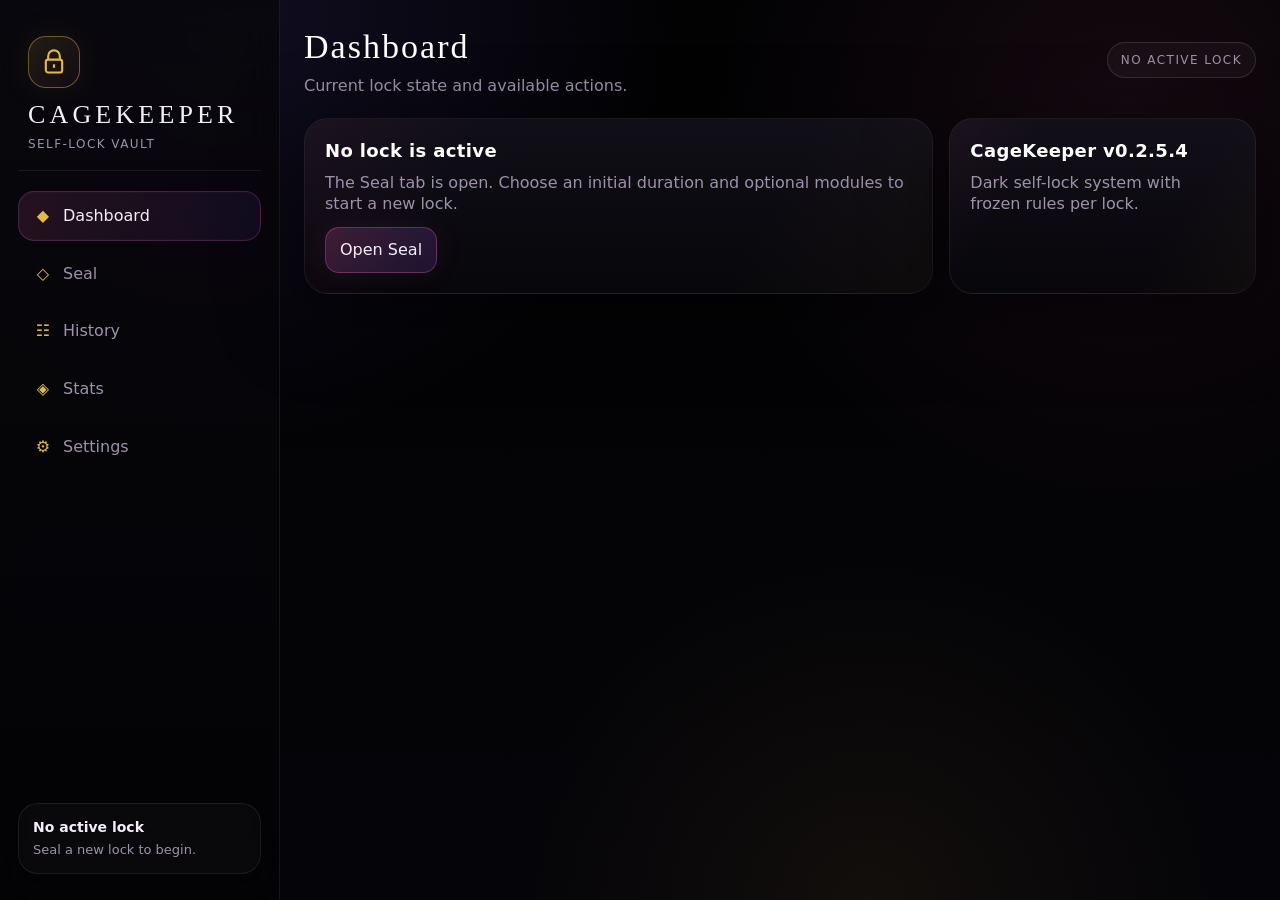
<file: index.html>
<!doctype html>
<html lang="en">
<head>
  <meta charset="utf-8" />
  <meta name="viewport" content="width=device-width, initial-scale=1, viewport-fit=cover" />
  <meta name="theme-color" content="#030305" />
  <meta name="description" content="CageKeeper self-lock PWA" />
  <title>CageKeeper</title>
  <link rel="manifest" href="manifest.json?v=0.2.5.1" />
  <link rel="apple-touch-icon" href="assets/icon-192.png" />
  <style id="cagekeeper-hard-reset">
    html, body, #app { margin:0; min-height:100%; background:#030305 !important; color:#f4eef8 !important; }
    body { font-family: Inter, ui-sans-serif, system-ui, -apple-system, "Segoe UI", Roboto, Arial, sans-serif; }
    .boot { min-height:100vh; display:grid; place-items:center; background:#030305; color:#f4eef8; }
    .boot div { text-align:center; }
    .boot h1 { font-family: Georgia, "Times New Roman", serif; letter-spacing:.18em; text-transform:uppercase; font-weight:500; }
    .boot small { color:#9d92a8; }
  </style>
  <style id="cagekeeper-inline-theme">
:root{
  --bg:#030305;
  --bg2:#08070b;
  --panel:#0d0b12;
  --panel2:#121019;
  --panel3:#17131f;
  --line:rgba(255,255,255,.075);
  --line2:rgba(255,255,255,.12);
  --text:#f4eef8;
  --muted:#9d92a8;
  --faint:#665c72;
  --pink:#e65aa9;
  --purple:#7d5cff;
  --gold:#e1b94c;
  --red:#d84d5f;
  --ice:#dcecff;
  --good:#b7f5d4;
  --shadow:0 20px 80px rgba(0,0,0,.55);
  --radius:24px;
  --radius2:16px;
  --mono:ui-monospace,SFMono-Regular,Menlo,Monaco,Consolas,"Liberation Mono",monospace;
  --serif:Georgia,"Times New Roman",serif;
}
*{box-sizing:border-box}
html,body{min-height:100%;background:var(--bg);color:var(--text)}
body{margin:0;font-family:Inter,ui-sans-serif,system-ui,-apple-system,"Segoe UI",Roboto,Arial,sans-serif;line-height:1.35;overflow-x:hidden}
button,input,select,textarea{font:inherit}
button{cursor:pointer}
button:disabled{cursor:not-allowed;opacity:.45}
.app-shell{min-height:100vh;display:grid;grid-template-columns:280px minmax(0,1fr);background:
  radial-gradient(circle at 18% 0%, rgba(125,92,255,.12), transparent 32%),
  radial-gradient(circle at 88% 12%, rgba(230,90,169,.08), transparent 30%),
  radial-gradient(circle at 68% 100%, rgba(225,185,76,.06), transparent 28%),
  linear-gradient(180deg,#020203 0%,#050408 100%)}
.sidebar{position:sticky;top:0;height:100vh;padding:26px 18px;border-right:1px solid var(--line);background:linear-gradient(180deg,rgba(9,8,13,.92),rgba(3,3,5,.78));backdrop-filter:blur(18px);display:flex;flex-direction:column;gap:20px}
.brand{padding:10px 10px 18px;border-bottom:1px solid var(--line)}
.brand-mark{width:52px;height:52px;border:1px solid rgba(225,185,76,.42);border-radius:18px;display:grid;place-items:center;margin-bottom:14px;background:linear-gradient(135deg,rgba(225,185,76,.12),rgba(230,90,169,.05));box-shadow:0 0 34px rgba(225,185,76,.08)}
.brand-mark svg{width:28px;height:28px;fill:none;stroke:var(--gold);stroke-width:1.8}
.brand h1{font-family:var(--serif);font-weight:500;font-size:26px;line-height:1;margin:0;letter-spacing:.16em;text-transform:uppercase;color:var(--text)}
.brand p{margin:8px 0 0;color:var(--muted);font-size:12px;letter-spacing:.12em;text-transform:uppercase}
.nav{display:grid;gap:8px}
.nav button{border:1px solid transparent;border-radius:16px;background:transparent;color:var(--muted);padding:13px 14px;text-align:left;display:flex;align-items:center;gap:10px;transition:.18s ease}
.nav button:hover{background:rgba(255,255,255,.035);color:var(--text)}
.nav button.active{background:linear-gradient(90deg,rgba(230,90,169,.13),rgba(125,92,255,.08));border-color:rgba(230,90,169,.24);color:var(--text);box-shadow:inset 0 0 0 1px rgba(255,255,255,.015)}
.nav button.locked{opacity:.35;display:none}
.nav-icon{width:20px;text-align:center;color:var(--gold)}
.side-status{margin-top:auto;border:1px solid var(--line);border-radius:20px;background:rgba(255,255,255,.025);padding:14px;color:var(--muted);font-size:13px}
.side-status strong{display:block;color:var(--text);font-size:14px;margin-bottom:5px}
.main{min-width:0;padding:24px 24px 90px}
.topbar{display:flex;align-items:center;justify-content:space-between;gap:16px;margin-bottom:22px;max-width:1280px}
.topbar h2{font-family:var(--serif);font-weight:500;margin:0;font-size:34px;letter-spacing:.06em;color:#fff}
.topbar p{margin:5px 0 0;color:var(--muted)}
.status-pill{border:1px solid var(--line2);border-radius:999px;background:rgba(255,255,255,.035);padding:9px 13px;color:var(--muted);font-size:12px;text-transform:uppercase;letter-spacing:.12em;white-space:nowrap}
.status-pill b{color:var(--gold);font-weight:600}
.grid{display:grid;grid-template-columns:repeat(12,minmax(0,1fr));gap:16px;max-width:1280px}
.card{grid-column:span 12;border:1px solid var(--line);border-radius:var(--radius);background:linear-gradient(180deg,rgba(18,16,25,.92),rgba(8,7,11,.92));box-shadow:var(--shadow);padding:20px;position:relative;overflow:hidden}
.card::before{content:"";position:absolute;inset:0;border-radius:inherit;background:linear-gradient(120deg,rgba(230,90,169,.05),transparent 25%,transparent 70%,rgba(225,185,76,.035));pointer-events:none}
.card > *{position:relative}
.card.compact{padding:16px}
.card h3,.card h4{margin:0 0 8px;color:#fff;font-weight:650;letter-spacing:.02em}
.card h3{font-size:18px}.card h4{font-size:15px}
.card p{color:var(--muted);margin:0 0 12px}.card small{color:var(--faint)}
.span-3{grid-column:span 3}.span-4{grid-column:span 4}.span-5{grid-column:span 5}.span-6{grid-column:span 6}.span-7{grid-column:span 7}.span-8{grid-column:span 8}.span-9{grid-column:span 9}
.timer-card{padding:24px;background:radial-gradient(circle at 50% 0%,rgba(125,92,255,.12),transparent 38%),linear-gradient(180deg,rgba(14,12,20,.95),rgba(3,3,5,.96))}
.timer-label{display:flex;justify-content:space-between;align-items:center;color:var(--muted);font-size:12px;text-transform:uppercase;letter-spacing:.15em;margin-bottom:16px}
.timer{display:grid;grid-template-columns:repeat(4,minmax(0,1fr));gap:10px}
.timer-unit{border:1px solid rgba(255,255,255,.09);border-radius:20px;padding:18px 10px;text-align:center;background:linear-gradient(180deg,rgba(255,255,255,.045),rgba(255,255,255,.018));min-height:100px;display:grid;place-items:center;align-content:center}
.timer-unit strong{font-family:var(--mono);font-size:clamp(26px,5vw,48px);font-weight:700;line-height:1;color:#fff;text-shadow:0 0 20px rgba(230,90,169,.10)}
.timer-unit span{display:block;margin-top:8px;color:var(--muted);font-size:11px;text-transform:uppercase;letter-spacing:.12em}
.timer.frozen .timer-unit{border-color:rgba(220,236,255,.18);background:linear-gradient(180deg,rgba(220,236,255,.06),rgba(255,255,255,.018))}
.freeze-badge{font-size:32px;line-height:1;color:var(--ice);filter:drop-shadow(0 0 18px rgba(220,236,255,.32));margin-right:10px}.frozen-title{color:var(--ice)!important}.muted{color:var(--muted)!important}.faint{color:var(--faint)!important}.gold{color:var(--gold)!important}.pink{color:var(--pink)!important}.ice{color:var(--ice)!important}.good{color:var(--good)!important}.red{color:var(--red)!important}
.btn-row{display:flex;flex-wrap:wrap;gap:10px;margin-top:12px}.btn-row.no-top{margin-top:0}
.btn{border:1px solid var(--line2);border-radius:14px;padding:11px 14px;color:var(--text);background:rgba(255,255,255,.04);transition:.18s ease;display:inline-flex;align-items:center;gap:8px;justify-content:center;min-height:42px}
.btn:hover{transform:translateY(-1px);border-color:rgba(230,90,169,.32);background:rgba(230,90,169,.08)}
.btn.primary{border-color:rgba(230,90,169,.35);background:linear-gradient(135deg,rgba(230,90,169,.22),rgba(125,92,255,.16));box-shadow:0 0 30px rgba(230,90,169,.08)}
.btn.gold{border-color:rgba(225,185,76,.35);background:rgba(225,185,76,.10);color:#fff}.btn.danger{border-color:rgba(216,77,95,.4);background:rgba(216,77,95,.11)}.btn.ghost{background:transparent}.btn.full{width:100%}
.section-title{display:flex;justify-content:space-between;gap:12px;align-items:flex-start;margin:8px 0 12px}.section-title h3{margin:0}.section-title p{margin:4px 0 0;color:var(--muted);font-size:13px}
.form-grid{display:grid;grid-template-columns:repeat(12,minmax(0,1fr));gap:14px}.field{grid-column:span 12}.field.half{grid-column:span 6}.field.third{grid-column:span 4}.field.quarter{grid-column:span 3}
label.label{display:block;color:var(--muted);font-size:12px;letter-spacing:.08em;text-transform:uppercase;margin-bottom:7px}
input[type="text"],input[type="number"],select,textarea{width:100%;border:1px solid var(--line2);border-radius:14px;background:rgba(0,0,0,.28);color:var(--text);padding:11px 12px;outline:none}textarea{min-height:80px;resize:vertical}select option{background:#111;color:#fff}input:focus,select:focus,textarea:focus{border-color:rgba(230,90,169,.45);box-shadow:0 0 0 3px rgba(230,90,169,.08)}
.toggle-row{display:flex;align-items:center;justify-content:space-between;gap:16px;border:1px solid var(--line);border-radius:18px;background:rgba(255,255,255,.025);padding:14px;margin:10px 0}.toggle-row strong{display:block;color:#fff}.toggle-row span{display:block;color:var(--muted);font-size:13px;margin-top:2px}.toggle{position:relative;width:54px;height:30px;flex:0 0 auto}.toggle input{position:absolute;opacity:0}.toggle i{position:absolute;inset:0;border-radius:999px;background:#272331;border:1px solid var(--line2);transition:.18s}.toggle i::after{content:"";position:absolute;top:4px;left:4px;width:20px;height:20px;border-radius:50%;background:#8a8197;transition:.18s}.toggle input:checked + i{background:linear-gradient(90deg,rgba(230,90,169,.55),rgba(125,92,255,.45));border-color:rgba(230,90,169,.45)}.toggle input:checked + i::after{left:28px;background:#fff}
.stepper{border:1px solid var(--line);border-radius:20px;background:rgba(255,255,255,.025);padding:14px}.stepper-title{display:flex;justify-content:space-between;align-items:center;color:#fff;margin-bottom:12px}.stepper-title small{color:var(--muted)}.stepper-grid{display:grid;grid-template-columns:repeat(3,1fr);gap:10px}.step-col{text-align:center;border:1px solid var(--line);border-radius:16px;background:rgba(0,0,0,.18);padding:8px}.step-col button{width:100%;height:34px;border:0;background:transparent;color:var(--gold);font-size:22px;line-height:1}.step-col .val{font-family:var(--mono);font-size:30px;color:#fff;line-height:1.15;padding:5px 0}.step-col .unit{color:var(--muted);font-size:10px;text-transform:uppercase;letter-spacing:.1em;margin-bottom:2px}.step-col button:hover{color:#fff;background:rgba(255,255,255,.04);border-radius:10px}
.feature-box,.extension-box{border:1px solid var(--line);border-radius:22px;background:rgba(255,255,255,.02);padding:16px;margin:12px 0}.feature-box.disabled,.extension-box.disabled{opacity:.58}.sub-panel{border:1px solid var(--line);border-radius:18px;background:rgba(0,0,0,.18);padding:14px;margin-top:12px}.split{display:grid;grid-template-columns:1fr 1fr;gap:14px}.three{display:grid;grid-template-columns:repeat(3,1fr);gap:14px}.pill-list{display:flex;flex-wrap:wrap;gap:8px}.mini-pill{border:1px solid var(--line);border-radius:999px;padding:7px 10px;background:rgba(255,255,255,.025);color:var(--muted);font-size:12px}.mini-pill b{color:var(--text)}
.stat{border:1px solid var(--line);border-radius:18px;background:rgba(255,255,255,.025);padding:14px}.stat .k{display:block;color:var(--muted);font-size:11px;text-transform:uppercase;letter-spacing:.1em;margin-bottom:8px}.stat .v{font-family:var(--mono);font-size:22px;color:#fff}.stat .v.small{font-size:16px;white-space:normal}.stats-grid{display:grid;grid-template-columns:repeat(4,minmax(0,1fr));gap:12px}
.log{display:grid;gap:10px}.log-entry{border-left:2px solid rgba(230,90,169,.35);padding:9px 10px;background:rgba(255,255,255,.018);border-radius:0 12px 12px 0}.log-entry time{display:block;color:var(--faint);font-size:11px;text-transform:uppercase;letter-spacing:.08em}.log-entry strong{display:block;margin:2px 0 3px;color:#fff}.log-entry p{margin:0;color:var(--muted);font-size:13px}.log-entry.freeze{border-color:rgba(220,236,255,.5)}.log-entry.good{border-color:rgba(225,185,76,.55)}.log-entry.danger{border-color:rgba(216,77,95,.5)}
.table{width:100%;border-collapse:separate;border-spacing:0 8px}.table th{color:var(--muted);font-size:11px;text-transform:uppercase;letter-spacing:.08em;text-align:left;font-weight:600}.table td{background:rgba(255,255,255,.025);border-top:1px solid var(--line);border-bottom:1px solid var(--line);padding:10px}.table td:first-child{border-left:1px solid var(--line);border-radius:12px 0 0 12px}.table td:last-child{border-right:1px solid var(--line);border-radius:0 12px 12px 0;text-align:right}.small-input{max-width:100px}.inline-actions{display:flex;gap:8px;justify-content:flex-end;align-items:center}.hidden{display:none!important}.hr{height:1px;background:var(--line);margin:16px 0}.notice{border:1px solid rgba(225,185,76,.22);border-radius:18px;background:rgba(225,185,76,.055);padding:14px;color:var(--muted)}.empty{border:1px dashed var(--line2);border-radius:20px;padding:24px;text-align:center;color:var(--muted);background:rgba(255,255,255,.015)}
.mobile-nav{display:none;position:fixed;left:12px;right:12px;bottom:12px;z-index:20;border:1px solid var(--line2);border-radius:22px;background:rgba(8,7,11,.88);backdrop-filter:blur(20px);padding:8px;box-shadow:var(--shadow)}.mobile-nav-inner{display:grid;grid-template-columns:repeat(5,1fr);gap:6px}.mobile-nav button{border:0;background:transparent;color:var(--muted);border-radius:16px;padding:9px 4px;font-size:11px}.mobile-nav button.active{background:rgba(230,90,169,.12);color:#fff}.mobile-nav button.locked{display:none}.toast-wrap{position:fixed;right:18px;bottom:18px;display:grid;gap:10px;z-index:30}.toast{border:1px solid var(--line2);background:rgba(12,10,16,.94);color:#fff;border-radius:16px;padding:12px 14px;box-shadow:var(--shadow);max-width:340px}.toast small{display:block;color:var(--muted);margin-top:2px}
@media (max-width:1000px){.app-shell{grid-template-columns:1fr}.sidebar{display:none}.mobile-nav{display:block}.main{padding:18px 14px 100px}.topbar{align-items:flex-start}.topbar h2{font-size:28px}.span-3,.span-4,.span-5,.span-6,.span-7,.span-8,.span-9{grid-column:span 12}.split,.three{grid-template-columns:1fr}.stats-grid{grid-template-columns:repeat(2,minmax(0,1fr))}.timer{grid-template-columns:repeat(2,minmax(0,1fr))}.field.half,.field.third,.field.quarter{grid-column:span 12}}
@media (max-width:520px){.topbar{display:block}.status-pill{display:inline-flex;margin-top:12px}.stats-grid{grid-template-columns:1fr}.timer-unit{min-height:86px}.timer-unit strong{font-size:34px}.card{padding:16px}.stepper-grid{gap:6px}.step-col .val{font-size:24px}.btn{width:100%}.btn-row .btn{width:auto;flex:1 1 auto}}

/* v0.2.5 Big Black Deck */
.deck-select-grid{display:grid;grid-template-columns:repeat(auto-fill,minmax(128px,1fr));gap:12px;margin-top:14px}
.deck-select-card{border:1px solid var(--line);border-radius:18px;background:rgba(255,255,255,.025);color:var(--text);padding:8px;display:grid;gap:7px;text-align:left;transition:.18s ease;min-height:0}
.deck-select-card:hover{transform:translateY(-2px);border-color:rgba(230,90,169,.35);background:rgba(230,90,169,.06)}
.deck-select-card.selected{border-color:rgba(225,185,76,.65);box-shadow:0 0 0 2px rgba(225,185,76,.10),0 0 30px rgba(225,185,76,.08)}
.deck-select-card img{width:100%;aspect-ratio:2/3;object-fit:cover;border-radius:12px;background:#050408;border:1px solid rgba(255,255,255,.08)}
.deck-select-card span{font-weight:700;color:#fff;line-height:1.1}
.deck-select-card small{color:var(--muted);font-size:11px;line-height:1.2}
.bbd-hand{display:flex;gap:16px;flex-wrap:wrap;align-items:flex-start;margin-top:14px}
.bbd-card-back{border:1px solid var(--line2);background:rgba(0,0,0,.25);border-radius:18px;padding:8px;transition:.18s ease;max-width:180px}
.bbd-card-back:hover{transform:translateY(-4px) rotate(-1deg);border-color:rgba(230,90,169,.45);box-shadow:0 18px 60px rgba(0,0,0,.35),0 0 30px rgba(230,90,169,.10)}
.bbd-card-back img{display:block;width:100%;aspect-ratio:2/3;object-fit:cover;border-radius:12px}
.bbd-last{display:flex;gap:14px;align-items:center;border:1px solid var(--line);border-radius:18px;background:rgba(255,255,255,.025);padding:10px;margin:12px 0}
.bbd-last img{width:74px;aspect-ratio:2/3;object-fit:cover;border-radius:10px;border:1px solid rgba(255,255,255,.08)}
.bbd-last p{margin:4px 0 0;color:var(--muted)}
.obligation-rule{margin:14px 0}
@media (max-width:520px){.deck-select-grid{grid-template-columns:repeat(2,minmax(0,1fr))}.bbd-card-back{max-width:calc(50% - 8px)}}

  </style>
</head>
<body>
  <div id="app" class="boot"><div><h1>CageKeeper</h1><small>Loading the vault…</small></div></div>
  <script id="cagekeeper-inline-app">
/* CageKeeper v0.2.5.3 Persistence Fix */
(() => {
  'use strict';

  const STORAGE_KEY = 'cagekeeper_v020_state';
  const VERSION = '0.2.5.4';
  const DAY = 86400000;
  const HOUR = 3600000;
  const MINUTE = 60000;

  const STORE = {
    removeTime: { cost: 100, amountMs: 30 * MINUTE },
    unfreeze: { cost: 250 },
    reduceVisitors: { cost: 150, amount: 5 }
  };

  const EVIL_DICE_ODDS = { removeTime: 8, pillory: 6, freeze: 6, addTime: 80 };

  const BIG_BLACK_DECK_CARDS = [
    { id: 'mercy-spark', name: 'Mercy Spark', effect: 'removeTime', amountMs: 30 * MINUTE, text: 'Remove 30 minutes', img: 'assets/cards/mercy-spark.png' },
    { id: 'key-fragment', name: 'Key Fragment', effect: 'removeTime', amountMs: HOUR, text: 'Remove 1 hour', img: 'assets/cards/key-fragment.png' },
    { id: 'iron-minute', name: 'Iron Minute', effect: 'addTime', amountMs: 30 * MINUTE, text: 'Add 30 minutes', img: 'assets/cards/iron-minute.png' },
    { id: 'locked-hour', name: 'Locked Hour', effect: 'addTime', amountMs: HOUR, text: 'Add 1 hour', img: 'assets/cards/locked-hour.png' },
    { id: 'heavy-chain', name: 'Heavy Chain', effect: 'addTime', amountMs: 2 * HOUR, text: 'Add 2 hours', img: 'assets/cards/heavy-chain.png' },
    { id: 'cruel-sentence', name: 'Cruel Sentence', effect: 'addTime', amountMs: 4 * HOUR, text: 'Add 4 hours', img: 'assets/cards/cruel-sentence.png' },
    { id: 'frozen-key', name: 'Frozen Key', effect: 'freeze', text: 'Freeze', img: 'assets/cards/frozen-key.png' },
    { id: 'thawing-seal', name: 'Thawing Seal', effect: 'unfreeze', text: 'Unfreeze', img: 'assets/cards/thawing-seal.png' },
    { id: 'unstable-seal', name: 'Unstable Seal', effect: 'freezeUnfreeze', text: 'Freeze / Unfreeze', img: 'assets/cards/unstable-seal.png' },
    { id: 'public-notice', name: 'Public Notice', effect: 'pillory', durationMs: 30 * MINUTE, text: 'Pillory 30 minutes', img: 'assets/cards/public-notice.png' },
    { id: 'public-sentence', name: 'Public Sentence', effect: 'pillory', durationMs: HOUR, text: 'Pillory 1 hour', img: 'assets/cards/public-sentence.png' },
    { id: 'more-witnesses', name: 'More Witnesses', effect: 'addVisitors', amount: 5, text: 'Add 5 required visitors', img: 'assets/cards/more-witnesses.png' },
    { id: 'crowded-room', name: 'Crowded Room', effect: 'addVisitors', amount: 10, text: 'Add 10 required visitors', img: 'assets/cards/crowded-room.png' },
    { id: 'fewer-witnesses', name: 'Fewer Witnesses', effect: 'removeVisitors', amount: 5, text: 'Remove 5 required visitors', img: 'assets/cards/fewer-witnesses.png' },
    { id: 'blank-card', name: 'Blank Card', effect: 'nothing', text: 'Nothing', img: 'assets/cards/blank-card.png' }
  ];
  const BIG_BLACK_DECK_CARD_BACK = 'assets/cards/card-back.png';
  const DEFAULT_BIG_BLACK_DECK_IDS = BIG_BLACK_DECK_CARDS.map(c => c.id);

  const EXT_KEYS = ['dailyCheckIn','dice','evilDice','wheel','bigBlackDeck','tasks','randomEvents','unlockGamble','rewardStore','obligations'];

  const defaultSeal = () => ({
    duration: {
      min: { d: 0, h: 1, m: 0 },
      max: { d: 0, h: 2, m: 0 }
    },
    shareDuration: { d: 0, h: 1, m: 0 },
    shareLocation: 'chatroom',
    features: {
      freeze: { enabled: true },
      hygiene: {
        enabled: false,
        regularity: { d: 1, h: 0, m: 0 },
        allowed: { d: 0, h: 0, m: 10 },
        freezeDuringOpening: true,
        penalties: {
          addTime: { enabled: true, amount: { d: 0, h: 1, m: 0 } },
          pillory: { enabled: false, duration: { d: 0, h: 0, m: 30 } },
          freeze: { enabled: false }
        }
      },
      pillory: {
        enabled: false,
        timePerVote: { d: 0, h: 0, m: 30 }
      },
      shareLink: {
        enabled: false,
        addPerVote: { d: 0, h: 0, m: 30 },
        removePerVote: { d: 0, h: 0, m: 10 },
        visitorsRequired: 50
      }
    },
    extensions: {
      dailyCheckIn: {
        enabled: false,
        regularity: { d: 1, h: 0, m: 0 },
        window: { d: 0, h: 12, m: 0 },
        penalties: {
          addTime: { enabled: true, amount: { d: 0, h: 1, m: 0 } },
          pillory: { enabled: false, duration: { d: 0, h: 0, m: 30 } },
          freeze: { enabled: false }
        }
      },
      dice: {
        enabled: false,
        mode: 'nonCumulative',
        regularity: { d: 1, h: 0, m: 0 },
        diceType: 6,
        multiplier: { d: 0, h: 0, m: 30 }
      },
      evilDice: {
        enabled: false,
        mode: 'nonCumulative',
        regularity: { d: 1, h: 0, m: 0 }
      },
      wheel: {
        enabled: false,
        mode: 'cumulative',
        regularity: { d: 1, h: 0, m: 0 },
        slices: [
          { id: uid('slice'), label: '+30m', effect: 'addTime', amount: { d: 0, h: 0, m: 30 } },
          { id: uid('slice'), label: '-30m', effect: 'removeTime', amount: { d: 0, h: 0, m: 30 } },
          { id: uid('slice'), label: 'Add / Remove 1h', effect: 'addRemoveTime', amount: { d: 0, h: 1, m: 0 } },
          { id: uid('slice'), label: 'Freeze / Unfreeze', effect: 'freezeUnfreeze' },
          { id: uid('slice'), label: 'Pillory 30m', effect: 'pillory', duration: { d: 0, h: 0, m: 30 } }
        ]
      },
      bigBlackDeck: {
        enabled: false,
        mode: 'nonCumulative',
        regularity: { d: 1, h: 0, m: 0 },
        handSize: 3,
        selectedCardIds: DEFAULT_BIG_BLACK_DECK_IDS.slice()
      },
      tasks: {
        enabled: false,
        mode: 'nonCumulative',
        regularity: { d: 1, h: 0, m: 0 },
        taskList: [
          { id: uid('task'), name: 'Complete a task', description: '' }
        ],
        penalties: {
          addTime: { enabled: true, amount: { d: 0, h: 1, m: 0 } },
          pillory: { enabled: false, duration: { d: 0, h: 0, m: 30 } },
          freeze: { enabled: false }
        }
      },
      randomEvents: {
        enabled: false,
        difficulty: 'normal'
      },
      unlockGamble: {
        enabled: false,
        unlockWeight: 1,
        deniedWeight: 4,
        penalties: {
          addTime: { enabled: true, amount: { d: 0, h: 4, m: 0 } },
          pillory: { enabled: false, duration: { d: 0, h: 0, m: 30 } },
          freeze: { enabled: false },
          addVisitors: { enabled: false, amount: 10 }
        }
      },
      rewardStore: {
        enabled: false
      },
      obligations: {
        enabled: false,
        rules: [defaultObligationRule()],
        penalties: [defaultObligationPenalty()]
      }
    }
  });

  function defaultObligationRule() {
    return {
      id: uid('obligation'),
      name: 'Daily Evil Dice',
      action: 'evilDice',
      regularity: { d: 1, h: 0, m: 0 }
    };
  }

  function defaultObligationPenalty() {
    return {
      id: uid('obPenalty'),
      type: 'addTime',
      amount: { d: 0, h: 2, m: 0 },
      pilloryDuration: { d: 0, h: 1, m: 0 },
      visitors: 5,
      points: 100
    };
  }

  let state;
  let toastQueue = [];
  let tickInterval = null;

  function uid(prefix='id') {
    return `${prefix}_${Date.now().toString(36)}_${Math.random().toString(36).slice(2,8)}`;
  }

  function loadState() {
    try {
      const raw = localStorage.getItem(STORAGE_KEY);
      if (raw) {
        const parsed = JSON.parse(raw);
        return normalizeState(parsed);
      }
    } catch (err) {
      console.warn('Failed to load state', err);
    }
    return normalizeState({ version: VERSION, tab: 'dashboard', seal: defaultSeal(), activeLock: null, archive: [] });
  }

  function normalizeState(s) {
    const base = { version: VERSION, tab: 'dashboard', seal: defaultSeal(), activeLock: null, archive: [] };
    const merged = deepMerge(base, s || {});
    if (!merged.seal) merged.seal = defaultSeal();
    if (!Array.isArray(merged.archive)) merged.archive = [];
    if (!merged.tab) merged.tab = 'dashboard';
    if (merged.activeLock) migrateActiveLock(merged.activeLock);
    return merged;
  }

  function migrateActiveLock(lock) {
    if (!lock) return lock;
    if (!lock.pillory || typeof lock.pillory !== 'object') lock.pillory = initPilloryRuntime();
    if (!Array.isArray(lock.pillory.activePillories)) {
      const oldP = lock.pillory;
      lock.pillory = initPilloryRuntime();
      if (oldP && oldP.active) {
        lock.pillory.activePillories.push({
          id: oldP.id || uid('pillory'),
          active: true,
          startedAt: oldP.startedAt || Date.now(),
          endsAt: oldP.endsAt || Date.now(),
          votes: oldP.votes || 0,
          addedMs: oldP.addedMs || 0,
          queue: Array.isArray(oldP.queue) ? oldP.queue : [],
          intensity: oldP.intensity || 'unknown',
          source: oldP.source || 'pillory',
          summaryLogged: !!oldP.summaryLogged
        });
        lock.pillory.active = true;
      }
    }
    if (lock.shareLink?.locations) {
      const now = Date.now();
      lock.shareLink.locations.chatroom = normalizeShareLocation(lock.shareLink.locations.chatroom, 'chatroom', now);
      lock.shareLink.locations.forum = normalizeShareLocation(lock.shareLink.locations.forum, 'forum', now);
      delete lock.shareLink.locations.socialFeed;
      delete lock.shareLink.locations.privateGroup;
    }
    lock.extensions = lock.extensions || {};
    lock.sealedRules = lock.sealedRules || buildSealedRules(state?.seal || defaultSeal());
    migrateSealedObligations(lock.sealedRules);
    const now = Date.now();
    if (!lock.extensions.evilDice) lock.extensions.evilDice = initEvilDiceRuntime(lock.sealedRules, now);
    if (!lock.extensions.bigBlackDeck) lock.extensions.bigBlackDeck = initBigBlackDeckRuntime(lock.sealedRules, now);
    if (!lock.extensions.obligations) lock.extensions.obligations = initObligationsRuntime(lock.sealedRules, now);
    lock.totals = { ...defaultTotals(), ...(lock.totals || {}) };
    return lock;
  }

  function migrateSealedObligations(sealedRules) {
    const ob = sealedRules?.extensions?.obligations;
    if (!ob) return;
    const legacyRules = Array.isArray(ob.rules) ? ob.rules : [];
    if (!Array.isArray(ob.penalties) || !ob.penalties.length) {
      ob.penalties = normalizeObligationPenalties([], legacyRules);
    }
    ob.rules = legacyRules.map(r => ({
      ...r,
      id: r.id || uid('obligation'),
      name: (r.name || 'Obligation').trim(),
      action: r.action || 'evilDice',
      regularityMs: Math.max(MINUTE, r.regularityMs || timeObjToMs(r.regularity) || DAY)
    }));
  }

  function deepMerge(target, source) {
    if (!source || typeof source !== 'object') return target;
    const out = Array.isArray(target) ? [...target] : { ...target };
    for (const [key, value] of Object.entries(source)) {
      if (value && typeof value === 'object' && !Array.isArray(value) && target[key] && typeof target[key] === 'object' && !Array.isArray(target[key])) {
        out[key] = deepMerge(target[key], value);
      } else {
        out[key] = value;
      }
    }
    return out;
  }

  function saveState() {
    try { localStorage.setItem(STORAGE_KEY, JSON.stringify(state)); } catch (err) { console.warn('save failed', err); }
  }

  function clone(obj) { return JSON.parse(JSON.stringify(obj)); }

  function timeObjToMs(t) {
    if (!t) return 0;
    return Math.max(0, (Number(t.d)||0) * DAY + (Number(t.h)||0) * HOUR + (Number(t.m)||0) * MINUTE);
  }

  function msToParts(ms) {
    ms = Math.max(0, Math.floor(ms || 0));
    const d = Math.floor(ms / DAY); ms -= d * DAY;
    const h = Math.floor(ms / HOUR); ms -= h * HOUR;
    const m = Math.floor(ms / MINUTE); ms -= m * MINUTE;
    const s = Math.floor(ms / 1000);
    return { d, h, m, s };
  }

  function formatMs(ms, opts={}) {
    const p = msToParts(ms);
    const parts = [];
    if (p.d || opts.full) parts.push(`${p.d}d`);
    if (p.h || p.d || opts.full) parts.push(`${p.h}h`);
    if (p.m || p.h || p.d || opts.full) parts.push(`${p.m}m`);
    if (!parts.length) parts.push(`${p.s}s`);
    return parts.join(' ');
  }

  function fmtDate(ts) {
    if (!ts) return '—';
    return new Date(ts).toLocaleString([], { dateStyle: 'medium', timeStyle: 'short' });
  }

  function fmtTime(ts) {
    if (!ts) return '—';
    return new Date(ts).toLocaleTimeString([], { hour: '2-digit', minute: '2-digit' });
  }

  function clampNum(n, min, max) {
    n = Number(n);
    if (!Number.isFinite(n)) n = min;
    return Math.max(min, Math.min(max, n));
  }

  function randInt(min, max) { return Math.floor(Math.random() * (max - min + 1)) + min; }
  function randFloat(min, max) { return Math.random() * (max - min) + min; }
  function sample(arr) { return arr[Math.floor(Math.random() * arr.length)]; }

  function poisson(lambda) {
    lambda = Math.max(0, lambda);
    if (lambda === 0) return 0;
    if (lambda < 35) {
      const L = Math.exp(-lambda);
      let k = 0, p = 1;
      do { k++; p *= Math.random(); } while (p > L);
      return k - 1;
    }
    // Normal approximation for large lambdas.
    const z = Math.sqrt(-2 * Math.log(Math.random())) * Math.cos(2 * Math.PI * Math.random());
    return Math.max(0, Math.round(lambda + Math.sqrt(lambda) * z));
  }

  function chance(percent) { return Math.random() * 100 < percent; }

  function navigate(tab) {
    if (tab === 'seal' && state.activeLock) tab = 'dashboard';
    state.tab = tab;
    saveState();
    render();
  }

  function getLock() { return state.activeLock; }
  function rules() { return state.activeLock?.sealedRules || null; }

  function defaultTotals() {
    return {
      timeAddedMs: 0,
      timeRemovedMs: 0,
      totalFrozenMs: 0,
      freezeCount: 0,
      hygieneOpenings: 0,
      hygieneExceeded: 0,
      pilloryEvents: 0,
      pilloryVotes: 0,
      pilloryTimeAddedMs: 0,
      shareEvents: 0,
      shareVisitors: 0,
      shareAddVotes: 0,
      shareRemoveVotes: 0,
      shareNetTimeMs: 0,
      tasksCompleted: 0,
      tasksFailed: 0,
      dailyCheckIns: 0,
      dailyMissed: 0,
      diceRolls: 0,
      wheelSpins: 0,
      randomEvents: 0,
      unlockGambleRolls: 0,
      unlockGambleDenied: 0,
      evilDiceRolls: 0,
      evilDiceTimeAddedMs: 0,
      evilDiceTimeRemovedMs: 0,
      bigBlackDeckHands: 0,
      bigBlackDeckCardsPicked: 0,
      obligationsCompleted: 0,
      obligationsFailed: 0
    };
  }

  function addEvent(type, title, message, source='core', metadata={}) {
    const lock = getLock();
    if (!lock) return;
    lock.timeline.unshift({ id: uid('event'), timestamp: Date.now(), type, title, message, source, metadata });
    if (lock.timeline.length > 1000) lock.timeline.length = 1000;
  }

  function toast(title, message='') {
    toastQueue.push({ id: uid('toast'), title, message, createdAt: Date.now() });
    if (toastQueue.length > 4) toastQueue.shift();
    setTimeout(() => { toastQueue = toastQueue.slice(1); renderToasts(); }, 3600);
    renderToasts();
  }

  function remainingMs(lock=getLock()) {
    if (!lock) return 0;
    if (lock.status === 'completed') return 0;
    if (lock.freeze?.active) return Math.max(0, lock.freeze.remainingMsAtFreeze || 0);
    if (lock.hygiene?.active && lock.hygiene.freezeDuringOpening) return Math.max(0, lock.hygiene.remainingMsAtOpen || 0);
    return Math.max(0, (lock.currentUnlockAt || Date.now()) - Date.now());
  }

  function setExpiredIfNeeded(lock=getLock()) {
    if (!lock || lock.status === 'completed') return;
    if (lock.freeze?.active) { lock.status = 'frozen'; return; }
    if (remainingMs(lock) <= 0 && lock.status !== 'expired') {
      lock.status = 'expired';
      addEvent('lock_expired', 'Timer expired', 'The lock timer reached zero.', 'core');
    } else if (remainingMs(lock) > 0 && lock.status === 'expired') {
      lock.status = 'active';
    } else if (!lock.freeze?.active && lock.status === 'frozen') {
      lock.status = 'active';
    }
  }

  function addTime(ms, source='core', title='Time added', detail='') {
    const lock = getLock(); if (!lock || ms <= 0) return;
    if (lock.freeze?.active) {
      lock.freeze.remainingMsAtFreeze = Math.max(0, (lock.freeze.remainingMsAtFreeze || 0) + ms);
    } else if (lock.hygiene?.active && lock.hygiene.freezeDuringOpening) {
      lock.hygiene.remainingMsAtOpen = Math.max(0, (lock.hygiene.remainingMsAtOpen || 0) + ms);
      lock.currentUnlockAt = Date.now() + lock.hygiene.remainingMsAtOpen;
    } else {
      lock.currentUnlockAt = Math.max(Date.now(), lock.currentUnlockAt || Date.now()) + ms;
    }
    lock.totals.timeAddedMs += ms;
    addEvent('time_added', title, detail || `${formatMs(ms)} added.`, source, { amountMs: ms });
  }

  function removeTime(ms, source='core', title='Time removed', detail='') {
    const lock = getLock(); if (!lock || ms <= 0) return;
    let removed = ms;
    if (lock.freeze?.active) {
      removed = Math.min(ms, lock.freeze.remainingMsAtFreeze || 0);
      lock.freeze.remainingMsAtFreeze = Math.max(0, (lock.freeze.remainingMsAtFreeze || 0) - removed);
    } else if (lock.hygiene?.active && lock.hygiene.freezeDuringOpening) {
      removed = Math.min(ms, lock.hygiene.remainingMsAtOpen || 0);
      lock.hygiene.remainingMsAtOpen = Math.max(0, (lock.hygiene.remainingMsAtOpen || 0) - removed);
      lock.currentUnlockAt = Date.now() + lock.hygiene.remainingMsAtOpen;
    } else {
      const rem = remainingMs(lock);
      removed = Math.min(ms, rem);
      lock.currentUnlockAt = Date.now() + Math.max(0, rem - removed);
    }
    lock.totals.timeRemovedMs += removed;
    addEvent('time_removed', title, detail || `${formatMs(removed)} removed.`, source, { amountMs: removed });
    setExpiredIfNeeded(lock);
  }

  function freezeLock(source='core', reason='Lock frozen') {
    const lock = getLock();
    if (!lock || lock.status === 'completed') return;
    if (!rules()?.features?.freeze?.enabled) return;
    if (lock.freeze?.active) return;
    lock.freeze = { active: true, startedAt: Date.now(), reason, remainingMsAtFreeze: remainingMs(lock) };
    lock.status = 'frozen';
    lock.totals.freezeCount += 1;
    addEvent('timer_frozen', 'Lock frozen', reason, source);
  }

  function unfreezeLock(source='core', message='Lock unfrozen') {
    const lock = getLock();
    if (!lock || !lock.freeze?.active) return;
    const frozenMs = Date.now() - lock.freeze.startedAt;
    const rem = Math.max(0, lock.freeze.remainingMsAtFreeze || 0);
    lock.totals.totalFrozenMs += frozenMs;
    lock.freeze = { active: false, startedAt: null, reason: null, remainingMsAtFreeze: 0 };
    lock.currentUnlockAt = Date.now() + rem;
    lock.status = rem <= 0 ? 'expired' : 'active';
    addEvent('timer_unfrozen', 'Lock unfrozen', message, source, { remainingMs: rem });
  }

  function toggleFreeze(source='core') {
    const lock = getLock();
    if (!lock) return;
    if (lock.freeze?.active) unfreezeLock(source, 'Lock unfrozen.'); else freezeLock(source, 'Lock frozen.');
  }

  function applyPenaltyGroup(group, source) {
    const lock = getLock(); if (!lock || !group) return;
    if (group.addTime?.enabled) addTime(group.addTime.amountMs ?? timeObjToMs(group.addTime.amount), source, 'Penalty: time added');
    if (group.pillory?.enabled && rules()?.features?.pillory?.enabled) startPillory(group.pillory.durationMs ?? timeObjToMs(group.pillory.duration), source);
    if (group.freeze?.enabled && rules()?.features?.freeze?.enabled) freezeLock(source, 'Penalty froze the lock.');
    if (group.addVisitors?.enabled && rules()?.features?.shareLink?.enabled) {
      const amount = Math.max(0, Number(group.addVisitors.amount) || 0);
      lock.shareLink.requiredVisitors += amount;
      addEvent('visitors_required_added', 'Required visitors increased', `${amount} required visitors added.`, source, { amount });
    }
  }

  function addRequiredVisitors(amount, source='core', title='Required visitors increased') {
    const lock = getLock();
    amount = Math.max(0, Number(amount) || 0);
    if (!lock || amount <= 0 || !rules()?.features?.shareLink?.enabled) return false;
    lock.shareLink.requiredVisitors += amount;
    addEvent('visitors_required_added', title, `${amount} required visitors added.`, source, { amount });
    return true;
  }

  function removeRequiredVisitors(amount, source='core', title='Required visitors reduced') {
    const lock = getLock();
    amount = Math.max(0, Number(amount) || 0);
    if (!lock || amount <= 0 || !rules()?.features?.shareLink?.enabled) return false;
    const removed = Math.min(amount, lock.shareLink.requiredVisitors || 0);
    lock.shareLink.requiredVisitors = Math.max(0, (lock.shareLink.requiredVisitors || 0) - removed);
    addEvent('visitors_required_removed', title, `${removed} required visitors removed.`, source, { amount: removed });
    return true;
  }

  function createLock() {
    const seal = state.seal;
    const minMs = timeObjToMs(seal.duration.min);
    const maxMs = timeObjToMs(seal.duration.max);
    if (minMs < MINUTE) { toast('Minimum duration too low', 'Minimum duration must be at least 1 minute.'); return; }
    if (maxMs < minMs) { toast('Invalid duration', 'Maximum duration must be greater than or equal to minimum.'); return; }

    const chosenMs = minMs === maxMs ? minMs : randInt(Math.floor(minMs / MINUTE), Math.floor(maxMs / MINUTE)) * MINUTE;
    const now = Date.now();
    const sealedRules = buildSealedRules(seal);
    const lock = {
      id: uid('lock'),
      version: VERSION,
      status: 'active',
      createdAt: now,
      startedAt: now,
      completedAt: null,
      originalDurationMs: chosenMs,
      originalUnlockAt: now + chosenMs,
      currentUnlockAt: now + chosenMs,
      sealedRules,
      freeze: { active: false, startedAt: null, reason: null, remainingMsAtFreeze: 0 },
      hygiene: initHygieneRuntime(sealedRules, now),
      pillory: initPilloryRuntime(),
      shareLink: initShareRuntime(sealedRules, now),
      extensions: initExtensionRuntime(sealedRules, now),
      points: 0,
      totals: defaultTotals(),
      timeline: []
    };
    state.activeLock = lock;
    state.tab = 'dashboard';
    addEvent('lock_sealed', 'Lock sealed', `Duration chosen: ${formatMs(chosenMs)}.`, 'core', { durationMs: chosenMs });
    saveState();
    toast('Lock sealed', `Duration chosen: ${formatMs(chosenMs)}.`);
    render();
  }

  function buildSealedRules(seal) {
    const f = clone(seal.features);
    const e = clone(seal.extensions);
    // Normalize time objects to ms for runtime.
    f.hygiene.regularityMs = timeObjToMs(f.hygiene.regularity);
    f.hygiene.allowedMs = timeObjToMs(f.hygiene.allowed);
    f.hygiene.penalties.addTime.amountMs = timeObjToMs(f.hygiene.penalties.addTime.amount);
    f.hygiene.penalties.pillory.durationMs = timeObjToMs(f.hygiene.penalties.pillory.duration);
    f.pillory.timePerVoteMs = timeObjToMs(f.pillory.timePerVote);
    f.shareLink.addPerVoteMs = timeObjToMs(f.shareLink.addPerVote);
    f.shareLink.removePerVoteMs = timeObjToMs(f.shareLink.removePerVote);
    f.shareLink.visitorsRequired = Math.max(0, Number(f.shareLink.visitorsRequired) || 0);

    e.dailyCheckIn.regularityMs = timeObjToMs(e.dailyCheckIn.regularity);
    e.dailyCheckIn.windowMs = timeObjToMs(e.dailyCheckIn.window);
    e.dailyCheckIn.penalties.addTime.amountMs = timeObjToMs(e.dailyCheckIn.penalties.addTime.amount);
    e.dailyCheckIn.penalties.pillory.durationMs = timeObjToMs(e.dailyCheckIn.penalties.pillory.duration);

    e.dice.regularityMs = timeObjToMs(e.dice.regularity);
    e.dice.timeMultiplierMs = timeObjToMs(e.dice.multiplier);
    e.dice.diceType = Number(e.dice.diceType) || 6;

    e.evilDice = e.evilDice || { enabled: false, mode: 'nonCumulative', regularity: { d: 1, h: 0, m: 0 } };
    e.evilDice.regularityMs = timeObjToMs(e.evilDice.regularity);

    e.wheel.regularityMs = timeObjToMs(e.wheel.regularity);
    e.wheel.slices = (e.wheel.slices || []).map(s => ({
      ...s,
      amountMs: timeObjToMs(s.amount),
      durationMs: timeObjToMs(s.duration)
    })).filter(s => s.label && s.effect);
    if (!e.wheel.slices.length) e.wheel.slices.push({ id: uid('slice'), label: 'Nothing', effect: 'nothing', amountMs: 0, durationMs: 0 });

    e.bigBlackDeck = e.bigBlackDeck || { enabled: false, mode: 'nonCumulative', regularity: { d: 1, h: 0, m: 0 }, handSize: 3, selectedCardIds: DEFAULT_BIG_BLACK_DECK_IDS.slice() };
    e.bigBlackDeck.regularityMs = timeObjToMs(e.bigBlackDeck.regularity);
    e.bigBlackDeck.handSize = clampNum(e.bigBlackDeck.handSize || 3, 2, 5);
    e.bigBlackDeck.selectedCardIds = (e.bigBlackDeck.selectedCardIds || []).filter(id => BIG_BLACK_DECK_CARDS.some(c => c.id === id));
    if (!e.bigBlackDeck.selectedCardIds.length) e.bigBlackDeck.selectedCardIds = DEFAULT_BIG_BLACK_DECK_IDS.slice();

    e.tasks.regularityMs = timeObjToMs(e.tasks.regularity);
    e.tasks.penalties.addTime.amountMs = timeObjToMs(e.tasks.penalties.addTime.amount);
    e.tasks.penalties.pillory.durationMs = timeObjToMs(e.tasks.penalties.pillory.duration);
    e.tasks.taskList = (e.tasks.taskList || []).filter(t => (t.name || '').trim()).map(t => ({ ...t, name: t.name.trim(), description: (t.description || '').trim() }));
    if (!e.tasks.taskList.length) e.tasks.taskList.push({ id: uid('task'), name: 'Complete a task', description: '' });

    e.unlockGamble.unlockWeight = Math.max(0, Number(e.unlockGamble.unlockWeight) || 0);
    e.unlockGamble.deniedWeight = Math.max(0, Number(e.unlockGamble.deniedWeight) || 0);
    if (e.unlockGamble.unlockWeight + e.unlockGamble.deniedWeight <= 0) e.unlockGamble.deniedWeight = 1;
    e.unlockGamble.penalties.addTime.amountMs = timeObjToMs(e.unlockGamble.penalties.addTime.amount);
    e.unlockGamble.penalties.pillory.durationMs = timeObjToMs(e.unlockGamble.penalties.pillory.duration);
    e.unlockGamble.penalties.addVisitors.amount = Math.max(0, Number(e.unlockGamble.penalties.addVisitors.amount) || 0);

    e.obligations = e.obligations || { enabled: false, rules: [], penalties: [] };
    e.obligations.rules = (e.obligations.rules || []).filter(r => (r.name || '').trim()).map(r => ({
      ...r,
      id: r.id || uid('obligation'),
      name: (r.name || 'Obligation').trim(),
      action: r.action || 'evilDice',
      regularityMs: Math.max(MINUTE, timeObjToMs(r.regularity) || DAY)
    }));
    e.obligations.penalties = normalizeObligationPenalties(e.obligations.penalties, e.obligations.rules);

    return { features: f, extensions: e };
  }

  function normalizeObligationPenalties(list, legacyRules=[]) {
    let raw = Array.isArray(list) ? list : [];
    if (!raw.length) raw = (legacyRules || []).map(r => r.penalty).filter(Boolean);
    if (!raw.length) raw = [defaultObligationPenalty()];
    return raw.map(normalizeObligationPenalty);
  }

  function normalizeObligationPenalty(p={}) {
    return {
      id: p.id || uid('obPenalty'),
      type: p.type || 'addTime',
      amountMs: timeObjToMs(p.amount || { d: 0, h: 2, m: 0 }),
      pilloryDurationMs: timeObjToMs(p.pilloryDuration || { d: 0, h: 1, m: 0 }),
      visitors: Math.max(0, Number(p.visitors) || 0),
      points: Math.max(0, Number(p.points) || 0)
    };
  }

  function initHygieneRuntime(sealedRules, now) {
    const h = sealedRules.features.hygiene;
    return {
      enabled: !!h.enabled,
      availableAt: h.enabled ? now + Math.max(MINUTE, h.regularityMs || DAY) : null,
      active: false,
      openedAt: null,
      mustCloseBy: null,
      exceededApplied: false,
      freezeDuringOpening: false,
      remainingMsAtOpen: 0
    };
  }

  function initPilloryRuntime() {
    return { active: false, activePillories: [] };
  }

  function initShareRuntime(sealedRules, now) {
    const req = sealedRules.features.shareLink.visitorsRequired || 0;
    return {
      enabled: !!sealedRules.features.shareLink.enabled,
      requiredVisitors: req,
      visitors: 0,
      active: false,
      startedAt: null,
      endsAt: null,
      location: null,
      queue: [],
      eventStats: null,
      locations: {
        chatroom: normalizeShareLocation(null, 'chatroom', now),
        forum: normalizeShareLocation(null, 'forum', now)
      }
    };
  }

  function initExtensionRuntime(sealedRules, now) {
    const e = sealedRules.extensions;
    return {
      dailyCheckIn: { enabled: e.dailyCheckIn.enabled, nextAt: now + Math.max(MINUTE, e.dailyCheckIn.regularityMs || DAY), windowEndsAt: null, available: false, completed: false },
      dice: { enabled: e.dice.enabled, nextAt: now + Math.max(MINUTE, e.dice.regularityMs || DAY), stored: 0 },
      evilDice: initEvilDiceRuntime(sealedRules, now),
      wheel: { enabled: e.wheel.enabled, nextAt: now + Math.max(MINUTE, e.wheel.regularityMs || DAY), stored: e.wheel.mode === 'unlimited' ? Infinity : 0 },
      bigBlackDeck: initBigBlackDeckRuntime(sealedRules, now),
      tasks: { enabled: e.tasks.enabled, nextAt: now + Math.max(MINUTE, e.tasks.regularityMs || DAY), stored: 0, activeTask: null },
      randomEvents: { enabled: e.randomEvents.enabled, nextAt: now + DAY, checkedDays: 0 },
      unlockGamble: { enabled: e.unlockGamble.enabled, unlocked: false },
      rewardStore: { enabled: e.rewardStore.enabled },
      obligations: initObligationsRuntime(sealedRules, now)
    };
  }

  function initEvilDiceRuntime(sealedRules, now) {
    const cfg = sealedRules.extensions.evilDice || {};
    return {
      enabled: !!cfg.enabled,
      nextAt: now + Math.max(MINUTE, cfg.regularityMs || DAY),
      stored: cfg.mode === 'unlimited' ? Infinity : 0,
      sides: [
        { side: 1, effect: 'removeTime', amountMs: HOUR, label: 'Remove 1 hour' },
        { side: 2, effect: 'addTime', amountMs: 2 * HOUR, label: 'Add 2 hours' }
      ],
      lastRoll: null
    };
  }

  function buildBigBlackDeck(ids) {
    const deck = [];
    for (const id of ids || []) {
      if (!cardById(id)) continue;
      for (let copy = 0; copy < 5; copy++) deck.push({ id, copy });
    }
    return shuffle(deck);
  }

  function initBigBlackDeckRuntime(sealedRules, now) {
    const cfg = sealedRules.extensions.bigBlackDeck || {};
    const ids = cfg.selectedCardIds || DEFAULT_BIG_BLACK_DECK_IDS;
    const deck = buildBigBlackDeck(ids);
    return {
      enabled: !!cfg.enabled,
      nextAt: now + Math.max(MINUTE, cfg.regularityMs || DAY),
      stored: cfg.mode === 'unlimited' ? Infinity : 0,
      deck,
      totalCards: deck.length,
      pickedSinceShuffle: 0,
      currentHand: null,
      lastCard: null
    };
  }

  function initObligationsRuntime(sealedRules, now) {
    const cfg = sealedRules.extensions.obligations || { enabled: false, rules: [] };
    return {
      enabled: !!cfg.enabled,
      rules: (cfg.rules || []).map(r => ({
        id: r.id,
        nextAt: now + Math.max(MINUTE, r.regularityMs || DAY),
        completed: false,
        completedCount: 0,
        failedCount: 0
      }))
    };
  }

  function completeLock() {
    const lock = getLock(); if (!lock) return;
    const blockers = completionBlockers(lock);
    if (blockers.length) { toast('Completion blocked', blockers[0]); return; }
    const summary = buildLockSummary(lock);
    lock.status = 'completed';
    lock.completedAt = Date.now();
    addEvent('lock_completed', 'Lock completed', 'The lock was completed and archived.', 'core');
    state.archive.unshift({ ...clone(lock), summary });
    state.activeLock = null;
    state.tab = 'history';
    saveState();
    toast('Lock completed', 'The lock has been archived.');
    render();
  }

  function completionBlockers(lock) {
    const list = [];
    if (remainingMs(lock) > 0) list.push('Timer has not expired.');
    if (lock.freeze?.active) list.push('LOCK IS FROZEN.');
    if (lock.hygiene?.active) list.push('Hygiene opening is active.');
    if (rules()?.features?.shareLink?.enabled && (lock.shareLink.visitors < lock.shareLink.requiredVisitors)) list.push('Visitor requirement not met.');
    if (rules()?.extensions?.unlockGamble?.enabled && !lock.extensions.unlockGamble.unlocked) list.push('Unlock Gamble required.');
    return list;
  }

  function buildLockSummary(lock) {
    return {
      originalDurationMs: lock.originalDurationMs,
      finalDurationMs: Math.max(0, (lock.completedAt || Date.now()) - lock.startedAt),
      ...clone(lock.totals),
      points: lock.points,
      shareVisitors: lock.shareLink?.visitors || 0,
      requiredVisitors: lock.shareLink?.requiredVisitors || 0
    };
  }

  function archiveActiveAsReset() {
    if (!state.activeLock) return;
    if (!confirm('Reset the active lock? This deletes the active lock without archiving it.')) return;
    state.activeLock = null;
    state.tab = 'seal';
    saveState();
    render();
  }

  function processRuntime() {
    const lock = getLock();
    if (!lock) return;
    const now = Date.now();

    processHygiene(lock, now);
    processPillory(lock, now);
    processShare(lock, now);
    processDailyCheckIn(lock, now);
    processTimedAvailability(lock, now, 'dice', lock.sealedRules.extensions.dice.mode, lock.sealedRules.extensions.dice.regularityMs);
    processTimedAvailability(lock, now, 'evilDice', lock.sealedRules.extensions.evilDice.mode, lock.sealedRules.extensions.evilDice.regularityMs);
    processTimedAvailability(lock, now, 'wheel', lock.sealedRules.extensions.wheel.mode, lock.sealedRules.extensions.wheel.regularityMs);
    processTimedAvailability(lock, now, 'bigBlackDeck', lock.sealedRules.extensions.bigBlackDeck.mode, lock.sealedRules.extensions.bigBlackDeck.regularityMs);
    processTaskAvailability(lock, now);
    processRandomEvents(lock, now);
    processObligations(lock, now);
    setExpiredIfNeeded(lock);
    saveState();
  }

  function processTimedAvailability(lock, now, key, mode, regularityMs) {
    const rt = lock.extensions[key];
    if (!rt?.enabled || mode === 'unlimited') return;
    regularityMs = Math.max(MINUTE, regularityMs || DAY);
    let changed = false;
    while (now >= rt.nextAt) {
      if (mode === 'cumulative') rt.stored += 1;
      else rt.stored = Math.max(rt.stored, 1);
      rt.nextAt += regularityMs;
      changed = true;
      if (mode !== 'cumulative') break;
      if (rt.stored > 500) break;
    }
    if (changed) addEvent(`${key}_available`, `${titleCase(key)} available`, `${titleCase(key)} is available.`, key);
  }

  function processDailyCheckIn(lock, now) {
    const cfg = lock.sealedRules.extensions.dailyCheckIn;
    const rt = lock.extensions.dailyCheckIn;
    if (!cfg.enabled || !rt.enabled) return;
    const regularity = Math.max(MINUTE, cfg.regularityMs || DAY);
    const windowMs = Math.max(MINUTE, cfg.windowMs || 12 * HOUR);
    if (!rt.available && now >= rt.nextAt) {
      rt.available = true;
      rt.completed = false;
      rt.windowEndsAt = now + windowMs;
      addEvent('check_in_available', 'Check-in available', 'Daily check-in became available.', 'dailyCheckIn');
    }
    if (rt.available && !rt.completed && now > rt.windowEndsAt) {
      rt.available = false;
      rt.completed = false;
      rt.nextAt = now + regularity;
      lock.totals.dailyMissed += 1;
      addEvent('missed_check_in', 'Check-in missed', 'Daily check-in was missed.', 'dailyCheckIn');
      applyPenaltyGroup(cfg.penalties, 'dailyCheckIn');
    }
  }

  function completeCheckIn() {
    const lock = getLock(); if (!lock) return;
    const rt = lock.extensions.dailyCheckIn;
    const cfg = lock.sealedRules.extensions.dailyCheckIn;
    if (!rt.available) return;
    rt.available = false;
    rt.completed = true;
    rt.nextAt = Date.now() + Math.max(MINUTE, cfg.regularityMs || DAY);
    lock.totals.dailyCheckIns += 1;
    addEvent('check_in_completed', 'Check-in completed', 'Daily check-in completed.', 'dailyCheckIn');
    recordObligationAction('dailyCheckIn');
    saveState(); toast('Check-in completed'); render();
  }

  function processTaskAvailability(lock, now) {
    const cfg = lock.sealedRules.extensions.tasks;
    const rt = lock.extensions.tasks;
    if (!cfg.enabled || !rt.enabled) return;
    const regularity = Math.max(MINUTE, cfg.regularityMs || DAY);
    let created = false;
    while (now >= rt.nextAt) {
      if (cfg.mode === 'cumulative') rt.stored += 1;
      else rt.stored = Math.max(rt.stored, 1);
      rt.nextAt += regularity;
      created = true;
      if (cfg.mode !== 'cumulative') break;
      if (rt.stored > 500) break;
    }
    if (!rt.activeTask && rt.stored > 0) createActiveTask(lock);
    if (created) addEvent('task_available', 'Task available', 'A task is available.', 'tasks');
  }

  function createActiveTask(lock) {
    const cfg = lock.sealedRules.extensions.tasks;
    const rt = lock.extensions.tasks;
    if (!cfg.taskList?.length || rt.stored <= 0) return;
    const t = sample(cfg.taskList);
    rt.stored -= 1;
    rt.activeTask = { id: uid('active_task'), sourceTaskId: t.id, name: t.name, description: t.description, createdAt: Date.now(), status: 'pending' };
  }

  function resolveTask(result) {
    const lock = getLock(); if (!lock) return;
    const rt = lock.extensions.tasks;
    const cfg = lock.sealedRules.extensions.tasks;
    const task = rt.activeTask;
    if (!task) return;
    if (result === 'complete') {
      const points = randInt(1,100);
      lock.points += points;
      lock.totals.tasksCompleted += 1;
      addEvent('task_completed', 'Task completed', `${task.name}. ${points} points earned.`, 'tasks', { points });
      toast('Task completed', `${points} points earned.`);
      recordObligationAction('task');
    } else {
      lock.totals.tasksFailed += 1;
      addEvent('task_failed', 'Task failed', task.name, 'tasks');
      applyPenaltyGroup(cfg.penalties, 'tasks');
      toast('Task failed', 'Penalties applied.');
    }
    rt.activeTask = null;
    if (rt.stored > 0) createActiveTask(lock);
    saveState(); render();
  }

  function rollDice() {
    const lock = getLock(); if (!lock) return;
    const cfg = lock.sealedRules.extensions.dice;
    const rt = lock.extensions.dice;
    if (!cfg.enabled) return;
    if (rt.stored <= 0) { toast('Dice unavailable'); return; }
    rt.stored -= 1;
    const sides = Number(cfg.diceType) || 6;
    const dealer = randInt(1, sides);
    const user = randInt(1, sides);
    const diff = Math.abs(dealer - user);
    const amount = diff * (cfg.timeMultiplierMs || 0);
    lock.totals.diceRolls += 1;
    let msg = `Dealer: ${dealer}. User: ${user}. `;
    if (dealer > user && amount > 0) {
      addTime(amount, 'dice', 'Dice: dealer won', `${formatMs(amount)} added. Dealer ${dealer}, user ${user}.`);
      msg += `${formatMs(amount)} added.`;
    } else if (user > dealer && amount > 0) {
      removeTime(amount, 'dice', 'Dice: user won', `${formatMs(amount)} removed. Dealer ${dealer}, user ${user}.`);
      msg += `${formatMs(amount)} removed.`;
    } else {
      addEvent('dice_tie', 'Dice tie', `Dealer: ${dealer}. User: ${user}. No change.`, 'dice');
      msg += 'No change.';
    }
    toast('Dice rolled', msg);
    recordObligationAction('dice');
    saveState(); render();
  }

  function spinWheel() {
    const lock = getLock(); if (!lock) return;
    const cfg = lock.sealedRules.extensions.wheel;
    const rt = lock.extensions.wheel;
    if (!cfg.enabled) return;
    if (cfg.mode !== 'unlimited') {
      if (rt.stored <= 0) { toast('Wheel unavailable'); return; }
      rt.stored -= 1;
    }
    const slice = sample(cfg.slices || []);
    if (!slice) return;
    lock.totals.wheelSpins += 1;
    applyWheelEffect(slice, 'wheel');
    recordObligationAction('wheel');
    saveState(); render();
  }

  function applyWheelEffect(slice, source='wheel') {
    const label = slice.label || 'Wheel result';
    switch (slice.effect) {
      case 'addTime': addTime(slice.amountMs || 0, source, `Wheel: ${label}`); toast('Wheel result', `${label}: ${formatMs(slice.amountMs || 0)} added.`); break;
      case 'removeTime': removeTime(slice.amountMs || 0, source, `Wheel: ${label}`); toast('Wheel result', `${label}: ${formatMs(slice.amountMs || 0)} removed.`); break;
      case 'addRemoveTime': {
        if (Math.random() < .5) { addTime(slice.amountMs || 0, source, `Wheel: ${label}`, `${formatMs(slice.amountMs || 0)} added.`); toast('Wheel result', `${label}: add.`); }
        else { removeTime(slice.amountMs || 0, source, `Wheel: ${label}`, `${formatMs(slice.amountMs || 0)} removed.`); toast('Wheel result', `${label}: remove.`); }
        break;
      }
      case 'freeze': freezeLock(source, `Wheel landed on ${label}.`); toast('Wheel result', 'LOCK IS FROZEN.'); break;
      case 'unfreeze': unfreezeLock(source, `Wheel landed on ${label}.`); toast('Wheel result', 'Unfreeze.'); break;
      case 'freezeUnfreeze': toggleFreeze(source); toast('Wheel result', 'Freeze / Unfreeze.'); break;
      case 'pillory': startPillory(slice.durationMs || 0, source); toast('Wheel result', `Pillory: ${formatMs(slice.durationMs || 0)}.`); break;
      default: addEvent('wheel_nothing', `Wheel: ${label}`, 'No effect.', source); toast('Wheel result', `${label}: no effect.`);
    }
  }

  function processRandomEvents(lock, now) {
    const cfg = lock.sealedRules.extensions.randomEvents;
    const rt = lock.extensions.randomEvents;
    if (!cfg.enabled || !rt.enabled) return;
    while (now >= rt.nextAt) {
      rt.nextAt += DAY;
      resolveRandomEvent(cfg.difficulty || 'normal');
      if (++rt.checkedDays > 500) break;
    }
  }

  function resolveRandomEvent(difficulty) {
    const pools = {
      easy: { chance: 20, events: [
        { label: 'Small mercy', effect: 'removeTime', amountMs: 15 * MINUTE },
        { label: 'Small delay', effect: 'addTime', amountMs: 15 * MINUTE },
        { label: 'Nothing', effect: 'nothing' },
        { label: 'Nothing', effect: 'nothing' },
        { label: 'Short Pillory', effect: 'pillory', durationMs: 10 * MINUTE },
        { label: 'Unfreeze', effect: 'unfreeze' }
      ] },
      normal: { chance: 35, events: [
        { label: '+30m', effect: 'addTime', amountMs: 30 * MINUTE },
        { label: '-30m', effect: 'removeTime', amountMs: 30 * MINUTE },
        { label: 'Add / Remove 1h', effect: 'addRemoveTime', amountMs: HOUR },
        { label: 'Pillory 20m', effect: 'pillory', durationMs: 20 * MINUTE },
        { label: 'Freeze / Unfreeze', effect: 'freezeUnfreeze' },
        { label: 'Nothing', effect: 'nothing' }
      ] },
      hard: { chance: 50, events: [
        { label: '+1h', effect: 'addTime', amountMs: HOUR },
        { label: '+2h', effect: 'addTime', amountMs: 2 * HOUR },
        { label: '-30m', effect: 'removeTime', amountMs: 30 * MINUTE },
        { label: 'Pillory 30m', effect: 'pillory', durationMs: 30 * MINUTE },
        { label: 'Freeze', effect: 'freeze' },
        { label: 'Freeze / Unfreeze', effect: 'freezeUnfreeze' }
      ] },
      expert: { chance: 70, events: [
        { label: '+4h', effect: 'addTime', amountMs: 4 * HOUR },
        { label: '+8h', effect: 'addTime', amountMs: 8 * HOUR },
        { label: 'Pillory 1h', effect: 'pillory', durationMs: HOUR },
        { label: 'Freeze', effect: 'freeze' },
        { label: '-1h', effect: 'removeTime', amountMs: HOUR },
        { label: 'Unfreeze', effect: 'unfreeze' },
        { label: 'Add / Remove 3h', effect: 'addRemoveTime', amountMs: 3 * HOUR }
      ] }
    };
    const config = pools[difficulty] || pools.normal;
    if (!chance(config.chance)) {
      addEvent('random_event_check', 'Random event check', 'No event triggered.', 'randomEvents');
      return;
    }
    const ev = sample(config.events);
    getLock().totals.randomEvents += 1;
    addEvent('random_event_triggered', 'Random event triggered', ev.label, 'randomEvents');
    applyWheelEffect(ev, 'randomEvents');
  }

  function rollEvilDice(source='evilDice') {
    const lock = getLock(); if (!lock) return;
    const cfg = lock.sealedRules.extensions.evilDice;
    const rt = lock.extensions.evilDice;
    if (!cfg?.enabled || !rt?.enabled) return;
    if (cfg.mode !== 'unlimited') {
      if (rt.stored <= 0) { toast('Evil Dice unavailable'); return; }
      rt.stored -= 1;
    }
    if (!Array.isArray(rt.sides) || rt.sides.length < 2) rt.sides = initEvilDiceRuntime(lock.sealedRules, Date.now()).sides;
    const rolledSideNumber = randInt(1, rt.sides.length);
    const side = rt.sides[rolledSideNumber - 1];
    lock.totals.evilDiceRolls += 1;
    const detail = applyEvilDiceSide(side, source);
    const newSide = generateEvilDiceSide(rt.sides.length + 1);
    rt.sides.push(newSide);
    rt.lastRoll = { at: Date.now(), rolled: rolledSideNumber, detail, newSide: newSide.side, newSideLabel: newSide.label };
    addEvent('evil_dice_grew', 'Evil Dice grew', `The die is now D${rt.sides.length}.`, source, { newSide });
    toast('Evil Dice rolled', `Side ${rolledSideNumber}: ${detail}. Die grew to D${rt.sides.length}.`);
    recordObligationAction('evilDice');
    saveState(); render();
  }

  function generateEvilDiceSide(sideNumber) {
    const r = Math.random() * 100;
    const removeCut = EVIL_DICE_ODDS.removeTime;
    const pilloryCut = removeCut + EVIL_DICE_ODDS.pillory;
    const freezeCut = pilloryCut + EVIL_DICE_ODDS.freeze;
    if (r < removeCut) return { side: sideNumber, effect: 'removeTime', amountMs: sideNumber * HOUR, label: `Remove ${sideNumber} hour${sideNumber===1?'':'s'}` };
    if (r < pilloryCut) return { side: sideNumber, effect: 'pillory', durationMs: sideNumber * 10 * MINUTE, label: `Pillory ${sideNumber * 10} minutes` };
    if (r < freezeCut) return { side: sideNumber, effect: 'freeze', label: 'Freeze' };
    return { side: sideNumber, effect: 'addTime', amountMs: sideNumber * HOUR, label: `Add ${sideNumber} hour${sideNumber===1?'':'s'}` };
  }

  function applyEvilDiceSide(side, source='evilDice') {
    const lock = getLock();
    const label = side.label || `Side ${side.side}`;
    if (side.effect === 'removeTime') {
      removeTime(side.amountMs || 0, source, `Evil Dice: side ${side.side}`, label);
      lock.totals.evilDiceTimeRemovedMs += side.amountMs || 0;
      return label;
    }
    if (side.effect === 'addTime') {
      addTime(side.amountMs || 0, source, `Evil Dice: side ${side.side}`, label);
      lock.totals.evilDiceTimeAddedMs += side.amountMs || 0;
      return label;
    }
    if (side.effect === 'pillory') {
      startPillory(side.durationMs || 0, source);
      addEvent('evil_dice_pillory', 'Evil Dice: Pillory', label, source, { side: side.side, durationMs: side.durationMs || 0 });
      return label;
    }
    if (side.effect === 'freeze') {
      freezeLock(source, 'Evil Dice froze the lock.');
      addEvent('evil_dice_freeze', 'Evil Dice: Freeze', 'LOCK IS FROZEN.', source, { side: side.side });
      return label;
    }
    addEvent('evil_dice_nothing', 'Evil Dice: nothing', label, source);
    return label;
  }

  function cardById(id) { return BIG_BLACK_DECK_CARDS.find(c => c.id === id) || null; }

  function shuffle(arr) {
    const out = [...arr];
    for (let i = out.length - 1; i > 0; i--) {
      const j = Math.floor(Math.random() * (i + 1));
      [out[i], out[j]] = [out[j], out[i]];
    }
    return out;
  }

  function ensureBigBlackDeckReady(lock) {
    const rt = lock.extensions.bigBlackDeck;
    const cfg = lock.sealedRules.extensions.bigBlackDeck;
    if (!Array.isArray(rt.deck) || !rt.deck.length || rt.pickedSinceShuffle >= Math.ceil((rt.totalCards || 0) / 2)) {
      rt.deck = buildBigBlackDeck(cfg.selectedCardIds || DEFAULT_BIG_BLACK_DECK_IDS);
      rt.totalCards = rt.deck.length;
      rt.pickedSinceShuffle = 0;
      addEvent('big_black_deck_reshuffled', 'Big Black Deck reshuffled', 'The deck reshuffled after enough cards were picked.', 'bigBlackDeck');
    }
  }

  function dealBigBlackDeckHand() {
    const lock = getLock(); if (!lock) return;
    const cfg = lock.sealedRules.extensions.bigBlackDeck;
    const rt = lock.extensions.bigBlackDeck;
    if (!cfg?.enabled || !rt?.enabled) return;
    if (rt.currentHand) { toast('Hand already dealt', 'Choose one face-down card.'); return; }
    if (cfg.mode !== 'unlimited') {
      if (rt.stored <= 0) { toast('Big Black Deck unavailable'); return; }
      rt.stored -= 1;
    }
    ensureBigBlackDeckReady(lock);
    const handSize = Math.min(clampNum(cfg.handSize || 3, 2, 5), rt.deck.length);
    const pool = shuffle(rt.deck);
    rt.currentHand = pool.slice(0, handSize).map(entry => ({ cardId: entry.id, revealed: false }));
    lock.totals.bigBlackDeckHands += 1;
    addEvent('big_black_deck_dealt', 'Big Black Deck hand dealt', `${handSize} face-down cards were dealt.`, 'bigBlackDeck');
    toast('Big Black Deck', 'Choose one face-down card.');
    saveState(); render();
  }

  function chooseBigBlackDeckCard(index) {
    const lock = getLock(); if (!lock) return;
    const rt = lock.extensions.bigBlackDeck;
    if (!rt?.currentHand || !rt.currentHand[index]) return;
    const chosen = rt.currentHand[index];
    const card = cardById(chosen.cardId);
    if (!card) return;
    const removeAt = rt.deck.findIndex(entry => entry.id === card.id);
    if (removeAt >= 0) rt.deck.splice(removeAt, 1);
    rt.pickedSinceShuffle = (rt.pickedSinceShuffle || 0) + 1;
    rt.lastCard = { cardId: card.id, at: Date.now(), name: card.name, text: card.text, img: card.img };
    rt.currentHand = null;
    lock.totals.bigBlackDeckCardsPicked += 1;
    applyBigBlackDeckCard(card);
    recordObligationAction('bigBlackDeck');
    if (rt.pickedSinceShuffle >= Math.ceil((rt.totalCards || 0) / 2)) {
      rt.deck = buildBigBlackDeck(lock.sealedRules.extensions.bigBlackDeck.selectedCardIds || DEFAULT_BIG_BLACK_DECK_IDS);
      rt.totalCards = rt.deck.length;
      rt.pickedSinceShuffle = 0;
      addEvent('big_black_deck_reshuffled', 'Big Black Deck reshuffled', 'Half of the deck had been picked, so it reshuffled.', 'bigBlackDeck');
    }
    saveState(); render();
  }

  function applyBigBlackDeckCard(card) {
    const title = `Big Black Deck: ${card.name}`;
    if (card.effect === 'addTime') { addTime(card.amountMs || 0, 'bigBlackDeck', title, card.text); toast(card.name, card.text); return; }
    if (card.effect === 'removeTime') { removeTime(card.amountMs || 0, 'bigBlackDeck', title, card.text); toast(card.name, card.text); return; }
    if (card.effect === 'freeze') { freezeLock('bigBlackDeck', `${card.name}: ${card.text}.`); toast(card.name, card.text); return; }
    if (card.effect === 'unfreeze') { unfreezeLock('bigBlackDeck', `${card.name}: ${card.text}.`); toast(card.name, card.text); return; }
    if (card.effect === 'freezeUnfreeze') { toggleFreeze('bigBlackDeck'); addEvent('big_black_deck_toggle', title, card.text, 'bigBlackDeck'); toast(card.name, card.text); return; }
    if (card.effect === 'pillory') { startPillory(card.durationMs || 0, 'bigBlackDeck'); addEvent('big_black_deck_pillory', title, card.text, 'bigBlackDeck'); toast(card.name, card.text); return; }
    if (card.effect === 'addVisitors') { addRequiredVisitors(card.amount || 0, 'bigBlackDeck', title); toast(card.name, card.text); return; }
    if (card.effect === 'removeVisitors') { removeRequiredVisitors(card.amount || 0, 'bigBlackDeck', title); toast(card.name, card.text); return; }
    addEvent('big_black_deck_nothing', title, card.text || 'Nothing happened.', 'bigBlackDeck');
    toast(card.name, card.text || 'Nothing happened.');
  }

  function processObligations(lock, now) {
    const cfg = lock.sealedRules.extensions.obligations;
    const rt = lock.extensions.obligations;
    if (!cfg?.enabled || !rt?.enabled) return;
    if (!Array.isArray(rt.rules)) rt.rules = [];
    const anchor = lock.startedAt || lock.createdAt || now;
    for (const ruleCfg of (cfg.rules || [])) {
      const period = Math.max(MINUTE, ruleCfg.regularityMs || DAY);
      let ruleRt = rt.rules.find(r => r.id === ruleCfg.id);
      if (!ruleRt) {
        ruleRt = { id: ruleCfg.id, nextAt: anchor + period, completed: false, completedCount: 0, failedCount: 0 };
        rt.rules.push(ruleRt);
      }
      if (!ruleRt.nextAt || ruleRt.nextAt < anchor) ruleRt.nextAt = anchor + period;
      if (ruleRt.available || ruleRt.windowEndsAt) {
        ruleRt.available = false;
        ruleRt.windowEndsAt = null;
      }
      let guard = 0;
      while (now >= ruleRt.nextAt && guard < 50) {
        const checkedAt = ruleRt.nextAt;
        if (ruleRt.completed) {
          ruleRt.completedCount = (ruleRt.completedCount || 0) + 1;
          lock.totals.obligationsCompleted += 1;
          addEvent('obligation_completed', 'Obligation completed', `${ruleCfg.name} completed for this period.`, 'obligations', { obligationId: ruleCfg.id, action: ruleCfg.action, checkedAt });
        } else {
          ruleRt.failedCount = (ruleRt.failedCount || 0) + 1;
          lock.totals.obligationsFailed += 1;
          addEvent('obligation_failed', 'Obligation failed', `${ruleCfg.name} was not completed before the scheduled check.`, 'obligations', { obligationId: ruleCfg.id, checkedAt });
          applyObligationPenalties(ruleCfg);
        }
        ruleRt.completed = false;
        ruleRt.nextAt += period;
        guard += 1;
      }
      if (guard >= 50 && now >= ruleRt.nextAt) ruleRt.nextAt = now + period;
    }
  }

  function recordObligationAction(action) {
    const lock = getLock(); if (!lock) return;
    const cfg = lock.sealedRules.extensions.obligations;
    const rt = lock.extensions.obligations;
    if (!cfg?.enabled || !rt?.enabled) return;
    const now = Date.now();
    processObligations(lock, now);
    let completed = 0;
    const anchor = lock.startedAt || lock.createdAt || now;
    for (const ruleCfg of (cfg.rules || [])) {
      if (ruleCfg.action !== action) continue;
      const period = Math.max(MINUTE, ruleCfg.regularityMs || DAY);
      let ruleRt = (rt.rules || []).find(r => r.id === ruleCfg.id);
      if (!ruleRt) {
        ruleRt = { id: ruleCfg.id, nextAt: anchor + period, completed: false, completedCount: 0, failedCount: 0 };
        rt.rules.push(ruleRt);
      }
      if (ruleRt.completed) continue;
      ruleRt.completed = true;
      completed += 1;
      addEvent('obligation_marked', 'Obligation marked complete', `${ruleCfg.name} will pass at the next scheduled check.`, 'obligations', { obligationId: ruleCfg.id, action });
    }
    if (completed) toast('Obligation completed', `${completed} obligation${completed>1?'s':''} marked for this period.`);
  }

  function applyObligationPenalties(ruleCfg) {
    const cfg = rules()?.extensions?.obligations || {};
    const penalties = Array.isArray(cfg.penalties) ? cfg.penalties : [];
    const lock = getLock(); if (!lock) return;
    if (!penalties.length) {
      toast('Obligation failed', `${ruleCfg.name}: no shared penalties configured.`);
      return;
    }
    for (const p of penalties) applySingleObligationPenalty(ruleCfg, p);
    toast('Obligation failed', `${ruleCfg.name}: ${penalties.length} shared penalt${penalties.length===1?'y':'ies'} applied.`);
  }

  function applySingleObligationPenalty(ruleCfg, p={}) {
    const lock = getLock(); if (!lock) return;
    if (p.type === 'addTime') addTime(p.amountMs || 0, 'obligations', `Obligation penalty: ${ruleCfg.name}`);
    else if (p.type === 'freeze') freezeLock('obligations', `Obligation failed: ${ruleCfg.name}.`);
    else if (p.type === 'pillory') startPillory(p.pilloryDurationMs || 0, 'obligations');
    else if (p.type === 'addVisitors') addRequiredVisitors(p.visitors || 0, 'obligations', `Obligation penalty: ${ruleCfg.name}`);
    else if (p.type === 'losePoints') {
      const lost = Math.min(lock.points || 0, p.points || 0);
      lock.points = Math.max(0, (lock.points || 0) - lost);
      addEvent('points_lost', 'Points lost', `${lost} points lost.`, 'obligations', { points: lost });
    }
  }

  function startPillory(durationMs, source='pillory') {
    const lock = getLock(); if (!lock || !rules()?.features?.pillory?.enabled || durationMs <= 0) return;
    if (!lock.pillory || !Array.isArray(lock.pillory.activePillories)) lock.pillory = initPilloryRuntime();
    const now = Date.now();
    const intensity = chooseWeighted([
      ['gentle', 18], ['nice', 35], ['mean', 30], ['brutal', 17]
    ]);
    const perHour = {
      gentle: randFloat(1,2),
      nice: randFloat(3,5),
      mean: randFloat(6,8),
      brutal: randFloat(9,12)
    }[intensity];
    const lambda = Math.max(0.05, (durationMs / HOUR) * perHour);
    const count = poisson(lambda);
    const queue = [];
    for (let i = 0; i < count; i++) queue.push({ at: now + Math.floor(Math.random() * durationMs), resolved: false });
    queue.sort((a,b) => a.at - b.at);
    const pillory = {
      id: uid('pillory'),
      active: true,
      startedAt: now,
      endsAt: now + durationMs,
      durationMs,
      votes: 0,
      addedMs: 0,
      queue,
      intensity,
      source,
      summaryLogged: false
    };
    lock.pillory.activePillories.push(pillory);
    lock.pillory.active = true;
    lock.totals.pilloryEvents += 1;
    addEvent('pillory_started', 'Pillory started', `Pillory started for ${formatMs(durationMs)}.`, source, { pilloryId: pillory.id, durationMs, hiddenIntensity: intensity, scheduledVotes: count });
  }

  function processPillory(lock, now) {
    const runtime = lock.pillory;
    if (!runtime) return;
    if (!Array.isArray(runtime.activePillories)) {
      migrateActiveLock(lock);
    }
    const list = runtime.activePillories || [];
    if (!list.length) { runtime.active = false; return; }
    const timePerVote = lock.sealedRules.features.pillory.timePerVoteMs || 0;
    for (const p of list) {
      if (!p.active) continue;
      let resolved = 0;
      for (const v of (p.queue || [])) {
        if (!v.resolved && now >= v.at) {
          v.resolved = true;
          resolved += 1;
        }
      }
      if (resolved) {
        const added = resolved * timePerVote;
        p.votes += resolved;
        p.addedMs += added;
        lock.totals.pilloryVotes += resolved;
        lock.totals.pilloryTimeAddedMs += added;
        addTime(added, 'pillory', 'Pillory vote received', `${resolved} vote${resolved>1?'s':''}. ${formatMs(added)} added.`);
      }
      if (now >= p.endsAt && !p.summaryLogged) {
        p.active = false;
        p.summaryLogged = true;
        addEvent('pillory_ended', 'Pillory ended', `Votes: ${p.votes}. Added: ${formatMs(p.addedMs)}.`, 'pillory', { pilloryId: p.id, votes: p.votes, addedMs: p.addedMs, source: p.source });
      }
    }
    runtime.activePillories = list.filter(p => p.active || !p.summaryLogged);
    runtime.active = runtime.activePillories.some(p => p.active);
  }

  function chooseWeighted(entries) {
    const total = entries.reduce((sum, [,w]) => sum + w, 0);
    let r = Math.random() * total;
    for (const [name, w] of entries) { if ((r -= w) <= 0) return name; }
    return entries[entries.length-1][0];
  }

  const SHARE_PRESETS = {
    chatroom: { label: 'Chatroom', refreshMs: 24*HOUR, minPool: 12, maxPool: 15, shape: 'chatroom' },
    forum: { label: 'Forum', refreshMs: 72*HOUR, minPool: 25, maxPool: 45, shape: 'forum' }
  };

  function normalizeShareLocation(locState, location, now=Date.now()) {
    const preset = SHARE_PRESETS[location] || SHARE_PRESETS.chatroom;
    const out = locState && typeof locState === 'object' ? locState : {};
    const maxAudience = Number.isFinite(Number(out.maxAudience)) ? Number(out.maxAudience) : randInt(preset.minPool, preset.maxPool);
    out.maxAudience = clampNum(maxAudience, preset.minPool, preset.maxPool);
    out.exhaustion = clampNum(out.exhaustion || 0, 0, out.maxAudience);
    out.lastUpdated = out.lastUpdated || now;
    out.refreshMs = preset.refreshMs;
    return out;
  }

  function updateLocationRecovery(locState, now) {
    const elapsed = Math.max(0, now - (locState.lastUpdated || now));
    const recovered = (elapsed / locState.refreshMs) * locState.maxAudience;
    locState.exhaustion = Math.max(0, (locState.exhaustion || 0) - recovered);
    locState.lastUpdated = now;
  }

  function expectedVisitorsForLocation(location, durationMs, eligible, pool) {
    const minutes = durationMs / MINUTE;
    const hours = durationMs / HOUR;
    let expected = 0;
    switch (location) {
      case 'chatroom': {
        // A chatroom is a fast burst, but it takes a little while for people to open the link.
        // A useful 5–10 minute share should usually produce around 8–12 votes, with rare lows around 5 and rare highs around 13–15.
        expected = pool * (1 - Math.exp(-minutes / 5.2));
        expected *= randFloat(0.85, 1.08);
        break;
      }
      case 'forum': {
        // Forum traffic is slow: about 15 votes over 24 hours, usually 0 in a few minutes and 0–2 in the first hour.
        expected = 15 * Math.max(0, hours / 24);
        expected *= randFloat(0.85, 1.15);
        break;
      }
    }
    return Math.max(0, Math.min(eligible, poisson(expected)));
  }

  function randomOffsetForLocation(location, durationMs) {
    const r = Math.random();
    if (location === 'chatroom') {
      const usefulWindow = Math.min(durationMs, 10 * MINUTE);
      if (usefulWindow <= 45 * 1000) return Math.floor(randFloat(0.35, 1) * usefulWindow);
      if (Math.random() < 0.12) return Math.floor(randFloat(30 * 1000, Math.min(2 * MINUTE, usefulWindow)));
      if (Math.random() < 0.82) {
        const a = Math.random();
        const b = Math.random();
        const midBias = (a + b) / 2;
        return Math.floor(45 * 1000 + midBias * Math.max(1, Math.min(5.5 * MINUTE, usefulWindow) - 45 * 1000));
      }
      return Math.floor(randFloat(Math.min(5 * MINUTE, usefulWindow), usefulWindow));
    }
    if (location === 'forum') return Math.floor(durationMs * Math.pow(r, 0.95));
    return Math.floor(durationMs * r);
  }

  function startShareLink(location, durationMs) {
    const lock = getLock(); if (!lock || !rules()?.features?.shareLink?.enabled || durationMs <= 0) return;
    if (!SHARE_PRESETS[location]) { toast('Invalid location'); return; }
    if (lock.shareLink.active) { toast('Share already active'); return; }
    const now = Date.now();
    if (!lock.shareLink.locations) lock.shareLink.locations = {};
    const loc = lock.shareLink.locations[location] = normalizeShareLocation(lock.shareLink.locations[location], location, now);
    updateLocationRecovery(loc, now);
    const eligible = Math.max(0, Math.floor(loc.maxAudience - loc.exhaustion));
    const count = expectedVisitorsForLocation(location, durationMs, eligible, loc.maxAudience);
    loc.exhaustion = Math.min(loc.maxAudience, loc.exhaustion + count);
    loc.lastUpdated = now;
    const queue = [];
    for (let i = 0; i < count; i++) {
      const removeChance = randFloat(1,5);
      const type = chance(removeChance) ? 'remove' : 'add';
      queue.push({ at: now + randomOffsetForLocation(location, durationMs), type, removeChance, resolved: false });
    }
    queue.sort((a,b) => a.at - b.at);
    lock.shareLink.active = true;
    lock.shareLink.startedAt = now;
    lock.shareLink.endsAt = now + durationMs;
    lock.shareLink.location = location;
    lock.shareLink.queue = queue;
    lock.shareLink.eventStats = { visitors: 0, addVotes: 0, removeVotes: 0, netMs: 0, location, durationMs };
    lock.totals.shareEvents += 1;
    addEvent('share_started', 'Share Link started', `${SHARE_PRESETS[location].label} for ${formatMs(durationMs)}.`, 'shareLink', { location, durationMs, scheduledVisitors: count });
    recordObligationAction('shareLink');
    toast('Share Link started', `${SHARE_PRESETS[location].label} is now active.`);
    saveState(); render();
  }

  function processShare(lock, now) {
    const s = lock.shareLink;
    if (!s?.active) return;
    const addMs = lock.sealedRules.features.shareLink.addPerVoteMs || 0;
    const removeMs = lock.sealedRules.features.shareLink.removePerVoteMs || 0;
    let addCount = 0, removeCount = 0;
    for (const v of s.queue) {
      if (!v.resolved && now >= v.at) {
        v.resolved = true;
        if (v.type === 'remove') removeCount += 1; else addCount += 1;
      }
    }
    if (addCount) {
      const amount = addCount * addMs;
      s.visitors += addCount;
      s.eventStats.visitors += addCount;
      s.eventStats.addVotes += addCount;
      s.eventStats.netMs += amount;
      lock.totals.shareVisitors += addCount;
      lock.totals.shareAddVotes += addCount;
      lock.totals.shareNetTimeMs += amount;
      addTime(amount, 'shareLink', 'Share Link visitor added time', `${addCount} visitor${addCount>1?'s':''}. ${formatMs(amount)} added.`);
    }
    if (removeCount) {
      const amount = removeCount * removeMs;
      s.visitors += removeCount;
      s.eventStats.visitors += removeCount;
      s.eventStats.removeVotes += removeCount;
      s.eventStats.netMs -= amount;
      lock.totals.shareVisitors += removeCount;
      lock.totals.shareRemoveVotes += removeCount;
      lock.totals.shareNetTimeMs -= amount;
      removeTime(amount, 'shareLink', 'Share Link visitor removed time', `${removeCount} visitor${removeCount>1?'s':''}. ${formatMs(amount)} removed.`);
    }
    if (now >= s.endsAt) {
      const st = s.eventStats || { visitors: 0, addVotes: 0, removeVotes: 0, netMs: 0, location: s.location };
      s.active = false;
      addEvent('share_ended', 'Share Link ended', `${SHARE_PRESETS[st.location]?.label || 'Location'}. Visitors: ${st.visitors}. Add votes: ${st.addVotes}. Remove votes: ${st.removeVotes}. Net: ${st.netMs >= 0 ? '+' : '-'}${formatMs(Math.abs(st.netMs))}.`, 'shareLink', st);
    }
  }

  function startHygieneOpening() {
    const lock = getLock(); if (!lock || !rules()?.features?.hygiene?.enabled) return;
    const h = lock.hygiene;
    const cfg = lock.sealedRules.features.hygiene;
    const now = Date.now();
    if (h.active) return;
    if (now < h.availableAt) { toast('Hygiene opening unavailable'); return; }
    h.active = true;
    h.openedAt = now;
    h.mustCloseBy = now + Math.max(MINUTE, cfg.allowedMs || 10 * MINUTE);
    h.exceededApplied = false;
    h.freezeDuringOpening = !!cfg.freezeDuringOpening;
    h.remainingMsAtOpen = remainingMs(lock);
    lock.totals.hygieneOpenings += 1;
    addEvent('hygiene_started', 'Hygiene opening started', `Allowed time: ${formatMs(cfg.allowedMs)}.`, 'hygiene');
    recordObligationAction('hygiene');
    saveState(); render();
  }

  function closeHygieneOpening() {
    const lock = getLock(); if (!lock?.hygiene?.active) return;
    const h = lock.hygiene;
    const cfg = lock.sealedRules.features.hygiene;
    const now = Date.now();
    if (h.freezeDuringOpening && !lock.freeze?.active) lock.currentUnlockAt = now + Math.max(0, h.remainingMsAtOpen || 0);
    if (now > h.mustCloseBy && !h.exceededApplied) applyHygieneExceeded(lock);
    h.active = false;
    h.openedAt = null;
    h.mustCloseBy = null;
    h.freezeDuringOpening = false;
    h.remainingMsAtOpen = 0;
    h.availableAt = now + Math.max(MINUTE, cfg.regularityMs || DAY);
    addEvent('hygiene_closed', 'Hygiene opening closed', 'Hygiene opening closed.', 'hygiene');
    saveState(); render();
  }

  function processHygiene(lock, now) {
    const h = lock.hygiene;
    if (!h?.active) return;
    if (now > h.mustCloseBy && !h.exceededApplied) applyHygieneExceeded(lock);
  }

  function applyHygieneExceeded(lock) {
    lock.hygiene.exceededApplied = true;
    lock.totals.hygieneExceeded += 1;
    addEvent('hygiene_exceeded', 'Hygiene opening exceeded', 'Allowed opening time was exceeded.', 'hygiene');
    applyPenaltyGroup(lock.sealedRules.features.hygiene.penalties, 'hygiene');
  }

  function rollUnlockGamble() {
    const lock = getLock(); if (!lock) return;
    const cfg = lock.sealedRules.extensions.unlockGamble;
    const rt = lock.extensions.unlockGamble;
    if (!cfg.enabled || remainingMs(lock) > 0) return;
    lock.totals.unlockGambleRolls += 1;
    const total = cfg.unlockWeight + cfg.deniedWeight;
    const r = Math.random() * total;
    if (r < cfg.unlockWeight) {
      rt.unlocked = true;
      addEvent('unlock_gamble_won', 'Unlock Gamble won', 'Completion permitted.', 'unlockGamble');
      toast('Unlock Gamble won', 'Completion permitted.');
    } else {
      lock.totals.unlockGambleDenied += 1;
      addEvent('unlock_gamble_denied', 'Unlock denied', 'Denied penalties applied.', 'unlockGamble');
      applyPenaltyGroup(cfg.penalties, 'unlockGamble');
      toast('Unlock denied', 'Penalties applied.');
    }
    setExpiredIfNeeded(lock);
    saveState(); render();
  }

  function buyStoreItem(item) {
    const lock = getLock(); if (!lock || !lock.sealedRules.extensions.rewardStore.enabled) return;
    if (item === 'removeTime') {
      const { cost, amountMs } = STORE.removeTime;
      if (lock.points < cost) return toast('Not enough points');
      lock.points -= cost; removeTime(amountMs, 'rewardStore', 'Reward Store: remove time'); toast('Reward bought', `${formatMs(amountMs)} removed.`);
    }
    if (item === 'unfreeze') {
      const { cost } = STORE.unfreeze;
      if (lock.points < cost) return toast('Not enough points');
      if (!lock.freeze?.active) return toast('Lock is not frozen');
      lock.points -= cost; unfreezeLock('rewardStore', 'Unfreeze bought.'); toast('Reward bought', 'Lock unfrozen.');
    }
    if (item === 'reduceVisitors') {
      const { cost, amount } = STORE.reduceVisitors;
      if (!rules()?.features?.shareLink?.enabled) return toast('Share Link is disabled');
      if (lock.points < cost) return toast('Not enough points');
      lock.points -= cost;
      lock.shareLink.requiredVisitors = Math.max(0, lock.shareLink.requiredVisitors - amount);
      addEvent('reward_store_visitors', 'Reward Store: visitors reduced', `${amount} required visitors removed.`, 'rewardStore');
      toast('Reward bought', `${amount} required visitors removed.`);
    }
    saveState(); render();
  }

  function titleCase(str) {
    return String(str).replace(/([A-Z])/g, ' $1').replace(/^./, c => c.toUpperCase()).trim();
  }

  function render() {
    processRuntime();
    const lock = getLock();
    if (state.tab === 'seal' && lock) state.tab = 'dashboard';
    const app = document.getElementById('app');
    app.className = '';
    app.innerHTML = `
      <div class="app-shell">
        ${renderSidebar()}
        <main class="main">
          ${renderTopbar()}
          ${renderTab()}
        </main>
        ${renderMobileNav()}
      </div>
      <div class="toast-wrap" id="toastWrap"></div>
    `;
    bindCommon();
    renderToasts();
  }

  function renderSidebar() {
    const lock = getLock();
    return `<aside class="sidebar">
      <div class="brand">
        <div class="brand-mark">${lockSvg()}</div>
        <h1>CageKeeper</h1>
        <p>Self-lock vault</p>
      </div>
      <nav class="nav">${navButtons()}</nav>
      <div class="side-status">
        <strong>${lock ? statusText(lock) : 'No active lock'}</strong>
        ${lock ? `${formatMs(remainingMs(lock), { full: false })} remaining` : 'Seal a new lock to begin.'}
      </div>
    </aside>`;
  }

  function renderMobileNav() {
    return `<div class="mobile-nav"><div class="mobile-nav-inner">${navButtons(true)}</div></div>`;
  }

  function navButtons(mobile=false) {
    const lock = getLock();
    const tabs = [
      ['dashboard','◆','Dashboard'],
      ['seal','◇','Seal'],
      ['history','☷','History'],
      ['stats','◈','Stats'],
      ['settings','⚙','Settings']
    ];
    return tabs.map(([id, icon, label]) => {
      const locked = id === 'seal' && lock;
      return `<button class="nav-btn ${state.tab===id?'active':''} ${locked?'locked':''}" data-tab="${id}" ${locked?'disabled':''}><span class="nav-icon">${icon}</span>${mobile ? label.split(' ')[0] : label}</button>`;
    }).join('');
  }

  function renderTopbar() {
    const titles = {
      dashboard: ['Dashboard', 'Current lock state and available actions.'],
      seal: ['Seal', 'Choose duration, features, and extensions.'],
      history: ['History', 'Timeline and completed lock archive.'],
      stats: ['Stats', 'Current and lifetime records.'],
      settings: ['Settings', 'Local app controls.']
    };
    const [title, sub] = titles[state.tab] || titles.dashboard;
    const lock = getLock();
    return `<div class="topbar"><div><h2>${esc(title)}</h2><p>${esc(sub)}</p></div><div class="status-pill">${lock ? `Status: <b>${statusText(lock)}</b>` : 'No active lock'}</div></div>`;
  }

  function renderTab() {
    if (state.tab === 'seal') return renderSeal();
    if (state.tab === 'history') return renderHistory();
    if (state.tab === 'stats') return renderStats();
    if (state.tab === 'settings') return renderSettings();
    return renderDashboard();
  }

  function renderDashboard() {
    const lock = getLock();
    if (!lock) {
      return `<section class="grid"><div class="card span-8"><h3>No lock is active</h3><p>The Seal tab is open. Choose an initial duration and optional modules to start a new lock.</p><div class="btn-row"><button class="btn primary" data-tab="seal">Open Seal</button></div></div><div class="card span-4"><h3>CageKeeper v${VERSION}</h3><p>Dark self-lock system with frozen rules per lock.</p></div></section>`;
    }
    setExpiredIfNeeded(lock);
    return `<section class="grid">
      <div class="card timer-card span-8">${renderTimer(lock)}${renderCompletionPanel(lock)}</div>
      <div class="card span-4">${renderQuickStats(lock)}</div>
      ${renderActiveFeatureCards(lock)}
      ${renderExtensionActionCards(lock)}
      <div class="card span-12"><div class="section-title"><div><h3>Recent Timeline</h3><p>Latest lock events.</p></div></div>${renderLog(lock.timeline.slice(0,8))}</div>
    </section>`;
  }

  function renderTimer(lock) {
    const rem = remainingMs(lock);
    const p = msToParts(rem);
    const frozen = !!lock.freeze?.active;
    const title = frozen ? 'LOCK IS FROZEN' : statusText(lock).toUpperCase();
    return `<div class="timer-label"><span class="${frozen?'frozen-title':''}">${frozen ? '<span class="freeze-badge">❄</span>' : ''}${title}</span><span>Started ${fmtDate(lock.startedAt)}</span></div>
      <div class="timer ${frozen?'frozen':''}">
        ${timerUnit(p.d, 'Days')}${timerUnit(p.h, 'Hours')}${timerUnit(p.m, 'Minutes')}${timerUnit(p.s, 'Seconds')}
      </div>`;
  }

  function timerUnit(v, label) { return `<div class="timer-unit"><strong>${String(v).padStart(2,'0')}</strong><span>${label}</span></div>`; }

  function renderCompletionPanel(lock) {
    if (remainingMs(lock) > 0) return '';
    const blockers = completionBlockers(lock);
    const gambleNeeded = rules()?.extensions?.unlockGamble?.enabled && !lock.extensions.unlockGamble.unlocked;
    return `<div class="hr"></div><div class="notice"><strong class="gold">Timer expired</strong><p class="muted" style="margin:6px 0 0">${blockers.length ? blockers.join(' ') : 'Completion is available.'}</p><div class="btn-row">
      ${gambleNeeded && !lock.freeze?.active ? `<button class="btn gold" data-action="roll-unlock-gamble">Roll Unlock Gamble</button>` : ''}
      <button class="btn primary" data-action="complete-lock" ${blockers.length?'disabled':''}>Complete Lock</button>
    </div></div>`;
  }

  function renderQuickStats(lock) {
    return `<h3>Lock Summary</h3><div class="stats-grid" style="grid-template-columns:1fr 1fr">
      ${stat('Original', formatMs(lock.originalDurationMs))}
      ${stat('Points', String(lock.points))}
      ${stat('Added', formatMs(lock.totals.timeAddedMs))}
      ${stat('Removed', formatMs(lock.totals.timeRemovedMs))}
      ${stat('Pillory votes', String(lock.totals.pilloryVotes))}
      ${stat('Visitors', rules()?.features?.shareLink?.enabled ? `${lock.shareLink.visitors}/${lock.shareLink.requiredVisitors}` : '—')}
    </div>`;
  }

  function renderActiveFeatureCards(lock) {
    return `${renderHygieneCard(lock)}${renderPilloryCard(lock)}${renderShareCard(lock)}${renderRewardStoreCard(lock)}`;
  }

  function renderHygieneCard(lock) {
    if (!rules()?.features?.hygiene?.enabled) return '';
    const h = lock.hygiene;
    if (h.active) {
      const left = Math.max(0, h.mustCloseBy - Date.now());
      return `<div class="card span-6"><h3>Hygiene Opening Active</h3><p>Allowed time left: <b class="gold">${formatMs(left, {full:true})}</b></p><button class="btn primary" data-action="close-hygiene">Close Opening</button></div>`;
    }
    const available = Date.now() >= h.availableAt;
    return `<div class="card span-6"><h3>Hygiene Opening</h3><p>${available ? 'Opening is available.' : `Available in ${formatMs(h.availableAt - Date.now())}.`}</p><button class="btn primary" data-action="start-hygiene" ${available?'':'disabled'}>Start Hygiene Opening</button></div>`;
  }

  function renderPilloryCard(lock) {
    if (!rules()?.features?.pillory?.enabled) return '';
    const runtime = lock.pillory;
    const active = (runtime?.activePillories || []).filter(p => p.active);
    if (!active.length) return `<div class="card span-6"><h3>Pillory</h3><p>No Pillory event is active.</p></div>`;
    const cards = active.map((p, i) => `<div class="sub-panel"><h4>Pillory #${i + 1}</h4><div class="stats-grid" style="grid-template-columns:repeat(3,1fr)">${stat('Votes', p.votes)}${stat('Added', formatMs(p.addedMs))}${stat('Time left', formatMs(p.endsAt - Date.now()))}</div></div>`).join('');
    return `<div class="card span-12"><h3>${active.length > 1 ? 'Pillories Active' : 'Pillory Active'}</h3>${cards}</div>`;
  }

  function renderShareCard(lock) {
    if (!rules()?.features?.shareLink?.enabled) return '';
    const s = lock.shareLink;
    if (s.active) {
      const st = s.eventStats || { visitors: 0, addVotes: 0, removeVotes: 0, netMs: 0 };
      return `<div class="card span-12"><h3>Link Shared</h3><div class="stats-grid">${stat('Location', SHARE_PRESETS[s.location]?.label || '—')}${stat('Visitors', `${s.visitors}/${s.requiredVisitors}`)}${stat('Add votes', st.addVotes)}${stat('Remove votes', st.removeVotes)}${stat('Net', `${st.netMs >= 0 ? '+' : '-'}${formatMs(Math.abs(st.netMs))}`)}${stat('Time left', formatMs(s.endsAt - Date.now()))}</div></div>`;
    }
    const selectedLocation = SHARE_PRESETS[state.seal.shareLocation] ? state.seal.shareLocation : 'chatroom';
    return `<div class="card span-12"><h3>Share Link</h3><p>Choose how long to share and where to simulate traffic.</p><div class="form-grid"><div class="field third"><label class="label">Location</label><select id="shareLocation" data-bind="shareLocation"><option value="chatroom" ${selectedLocation==='chatroom'?'selected':''}>Chatroom</option><option value="forum" ${selectedLocation==='forum'?'selected':''}>Forum</option></select></div><div class="field span-8">${timeStepper('shareDuration','Share Duration',state.seal.shareDuration || {d:0,h:1,m:0})}</div></div><div class="btn-row"><button class="btn primary" data-action="start-share">Start Sharing</button></div></div>`;
  }

  function renderRewardStoreCard(lock) {
    if (!rules()?.extensions?.rewardStore?.enabled) return '';
    const shareEnabled = rules()?.features?.shareLink?.enabled;
    return `<div class="card span-12"><h3>Reward Store</h3><p>Points: <b class="gold">${lock.points}</b></p><div class="stats-grid">
      <div class="stat"><span class="k">Remove 30 minutes</span><span class="v small">100 points</span><button class="btn full" data-action="buy-remove-time">Buy</button></div>
      <div class="stat"><span class="k">Unfreeze lock</span><span class="v small">250 points</span><button class="btn full" data-action="buy-unfreeze" ${lock.freeze?.active?'':'disabled'}>Buy</button></div>
      <div class="stat"><span class="k">Reduce visitors by 5</span><span class="v small">150 points</span><button class="btn full" data-action="buy-reduce-visitors" ${shareEnabled?'':'disabled'}>Buy</button></div>
    </div></div>`;
  }

  function renderExtensionActionCards(lock) {
    const e = rules()?.extensions;
    let html = '';
    if (e.dailyCheckIn.enabled) html += renderDailyCheckInAction(lock);
    if (e.dice.enabled) html += renderDiceAction(lock);
    if (e.evilDice.enabled) html += renderEvilDiceAction(lock);
    if (e.wheel.enabled) html += renderWheelAction(lock);
    if (e.bigBlackDeck.enabled) html += renderBigBlackDeckAction(lock);
    if (e.tasks.enabled) html += renderTasksAction(lock);
    if (e.randomEvents.enabled) html += `<div class="card span-4"><h3>Random Events</h3><p>Difficulty: <b class="gold">${titleCase(e.randomEvents.difficulty)}</b></p><small>Checks resolve automatically.</small></div>`;
    if (e.obligations.enabled) html += renderObligationsAction(lock);
    return html;
  }

  function renderDailyCheckInAction(lock) {
    const rt = lock.extensions.dailyCheckIn;
    return `<div class="card span-4"><h3>Daily Check-In</h3>${rt.available ? `<p>Check-in is available.</p><button class="btn primary" data-action="complete-checkin">Check In</button>` : `<p>Next check-in in ${formatMs(rt.nextAt - Date.now())}.</p>`}</div>`;
  }

  function renderDiceAction(lock) {
    const rt = lock.extensions.dice;
    return `<div class="card span-4"><h3>Dice</h3><p>Stored rolls: <b class="gold">${rt.stored}</b></p><button class="btn primary" data-action="roll-dice" ${rt.stored>0?'':'disabled'}>Roll Dice</button></div>`;
  }

  function renderEvilDiceAction(lock) {
    const rt = lock.extensions.evilDice;
    const cfg = rules().extensions.evilDice;
    const stored = cfg.mode === 'unlimited' ? 'Unlimited' : rt.stored;
    const last = rt.lastRoll ? `<p class="muted">Last roll: side ${rt.lastRoll.rolled} — ${esc(rt.lastRoll.detail)}</p>` : '';
    return `<div class="card span-4"><h3>Evil Dice</h3><p>Current die: <b class="gold">D${rt.sides?.length || 2}</b></p><p>Stored rolls: <b class="gold">${stored}</b></p>${last}<button class="btn primary" data-action="roll-evil-dice" ${(cfg.mode==='unlimited'||rt.stored>0)?'':'disabled'}>Roll Evil Dice</button></div>`;
  }

  function renderWheelAction(lock) {
    const rt = lock.extensions.wheel;
    const mode = rules().extensions.wheel.mode;
    const stored = mode === 'unlimited' ? 'Unlimited' : rt.stored;
    return `<div class="card span-4"><h3>Wheel of Fortune</h3><p>Stored spins: <b class="gold">${stored}</b></p><button class="btn primary" data-action="spin-wheel" ${(mode==='unlimited'||rt.stored>0)?'':'disabled'}>Spin Wheel</button></div>`;
  }

  function renderBigBlackDeckAction(lock) {
    const rt = lock.extensions.bigBlackDeck;
    const cfg = rules().extensions.bigBlackDeck;
    const stored = cfg.mode === 'unlimited' ? 'Unlimited' : rt.stored;
    if (rt.currentHand) {
      const hand = rt.currentHand.map((c, i) => `<button class="bbd-card-back" data-action="choose-bbd-card" data-index="${i}" title="Choose card ${i+1}"><img src="${BIG_BLACK_DECK_CARD_BACK}" alt="Face-down card"></button>`).join('');
      return `<div class="card span-12"><h3>Big Black Deck</h3><p>Choose one face-down card.</p><div class="bbd-hand">${hand}</div></div>`;
    }
    const last = rt.lastCard ? `<div class="bbd-last"><img src="${escAttr(rt.lastCard.img)}" alt="${escAttr(rt.lastCard.name)}"><div><strong>${esc(rt.lastCard.name)}</strong><p>${esc(rt.lastCard.text)}</p></div></div>` : '';
    return `<div class="card span-8"><h3>Big Black Deck</h3><p>Stored hands: <b class="gold">${stored}</b></p><p>Deck: <b class="gold">${rt.deck?.length || 0}</b> cards left before reshuffle check.</p>${last}<button class="btn primary" data-action="deal-bbd-hand" ${(cfg.mode==='unlimited'||rt.stored>0)?'':'disabled'}>Deal Hand</button></div>`;
  }

  function renderTasksAction(lock) {
    const rt = lock.extensions.tasks;
    const t = rt.activeTask;
    return `<div class="card span-8"><h3>Tasks</h3>${t ? `<p><b class="gold">${esc(t.name)}</b></p>${t.description ? `<p>${esc(t.description)}</p>` : ''}<div class="btn-row"><button class="btn primary" data-action="task-complete">Complete</button><button class="btn danger" data-action="task-fail">Fail</button></div>` : `<p>No active task. Stored tasks: <b class="gold">${rt.stored}</b></p>`}</div>`;
  }

  function renderObligationsAction(lock) {
    const cfg = rules().extensions.obligations;
    const rt = lock.extensions.obligations;
    const penalties = (cfg.penalties || []).map(obligationPenaltyLabel).join(', ') || 'No shared penalties';
    const rows = (cfg.rules || []).map(rule => {
      const r = (rt.rules || []).find(x => x.id === rule.id) || {};
      const status = `Next check in ${formatMs((r.nextAt || Date.now()) - Date.now())}`;
      const periodStatus = r.completed ? 'Completed for this period' : 'Not completed this period yet';
      const cls = r.completed ? 'gold' : 'muted';
      return `<div class="sub-panel"><h4>${esc(rule.name)}</h4><p class="muted">${esc(status)}</p><p class="${cls}">${esc(periodStatus)}</p><p class="muted">Action: ${esc(obligationActionLabel(rule.action))}. Regularity: ${esc(formatMs(rule.regularityMs || DAY))}.</p></div>`;
    }).join('') || '<div class="empty">No obligations configured.</div>';
    return `<div class="card span-12"><h3>Obligations</h3><p class="muted">Shared failure penalties: ${esc(penalties)}</p>${rows}</div>`;
  }

  function renderSeal() {
    const s = state.seal;
    return `<section class="grid">
      <div class="card span-12"><div class="section-title"><div><h3>Initial Duration</h3><p>CageKeeper chooses a random duration between minimum and maximum.</p></div></div><div class="split">${timeStepper('duration.min','Minimum Duration',s.duration.min)}${timeStepper('duration.max','Maximum Duration',s.duration.max)}</div></div>
      <div class="card span-12"><div class="section-title"><div><h3>Features</h3><p>Core lock systems available to this lock.</p></div></div>${renderFeatureSettings()}</div>
      <div class="card span-12"><div class="section-title"><div><h3>Extensions</h3><p>Optional modules frozen into the lock when sealed.</p></div></div>${renderExtensionSettings()}</div>
      <div class="card span-12"><button class="btn primary full" data-action="seal-lock">Seal Lock</button></div>
    </section>`;
  }

  function renderFeatureSettings() {
    const f = state.seal.features;
    return `${toggleBox('features.freeze.enabled','Freeze','Allow modules to freeze and unfreeze the lock.',f.freeze.enabled)}
      ${featureBox('features.hygiene.enabled','Hygiene Opening','Temporary openings with penalties for exceeding allowed time.',f.hygiene.enabled, renderHygieneSettings())}
      ${featureBox('features.pillory.enabled','Pillory','Simulated voting that adds time per vote.',f.pillory.enabled, renderPillorySettings())}
      ${featureBox('features.shareLink.enabled','Share Link','Simulated visitor voting with completion requirement.',f.shareLink.enabled, renderShareSettings())}`;
  }

  function featureBox(path,title,desc,enabled,inner) { return `<div class="feature-box ${enabled?'':'disabled'}">${toggleBox(path,title,desc,enabled)}${enabled?`<div class="sub-panel">${inner}</div>`:''}</div>`; }
  function extensionBox(path,title,desc,enabled,inner) { return `<div class="extension-box ${enabled?'':'disabled'}">${toggleBox(path,title,desc,enabled)}${enabled?`<div class="sub-panel">${inner}</div>`:''}</div>`; }

  function toggleBox(path,title,desc,enabled) {
    return `<div class="toggle-row"><div><strong>${esc(title)}</strong><span>${esc(desc)}</span></div><label class="toggle"><input type="checkbox" data-bind="${path}" ${enabled?'checked':''}><i></i></label></div>`;
  }

  function renderHygieneSettings() {
    const h = state.seal.features.hygiene;
    return `<div class="split">${timeStepper('features.hygiene.regularity','Regularity',h.regularity)}${timeStepper('features.hygiene.allowed','Time Allowed',h.allowed)}</div>
      ${toggleBox('features.hygiene.freezeDuringOpening','Freeze Lock During Opening','Pause the lock countdown while the opening is active.',h.freezeDuringOpening)}
      <h4>Penalty for exceeding time</h4>${penaltySettings('features.hygiene.penalties',h.penalties,true,true)}`;
  }

  function renderPillorySettings() {
    return `${timeStepper('features.pillory.timePerVote','Time Per Vote',state.seal.features.pillory.timePerVote)}<p class="muted" style="margin-top:12px">Voting is simulated. Hidden intensity is chosen when Pillory starts.</p>`;
  }

  function renderShareSettings() {
    const sh = state.seal.features.shareLink;
    return `<div class="split">${timeStepper('features.shareLink.addPerVote','Time Added Per Vote',sh.addPerVote)}${timeStepper('features.shareLink.removePerVote','Time Removed Per Vote',sh.removePerVote)}</div><div class="field" style="margin-top:14px"><label class="label">Visitors Required Before Completion</label><input type="number" min="0" data-bind="features.shareLink.visitorsRequired" value="${sh.visitorsRequired}"></div>`;
  }

  function renderExtensionSettings() {
    const e = state.seal.extensions;
    return `${extensionBox('extensions.dailyCheckIn.enabled','Daily Check-In','Requires a recurring check-in window.',e.dailyCheckIn.enabled, renderDailySettings())}
      ${extensionBox('extensions.dice.enabled','Dice','Dealer versus user dice roll.',e.dice.enabled, renderDiceSettings())}
      ${extensionBox('extensions.evilDice.enabled','Evil Dice','A growing die where every roll adds a more dangerous side.',e.evilDice.enabled, renderEvilDiceSettings())}
      ${extensionBox('extensions.wheel.enabled','Wheel of Fortune','Equal-chance wheel slices.',e.wheel.enabled, renderWheelSettings())}
      ${extensionBox('extensions.bigBlackDeck.enabled','Big Black Deck','Choose one face-down card from a hidden hand.',e.bigBlackDeck.enabled, renderBigBlackDeckSettings())}
      ${extensionBox('extensions.tasks.enabled','Tasks','Single random task per roll. Completed tasks award 1–100 points.',e.tasks.enabled, renderTaskSettings())}
      ${extensionBox('extensions.randomEvents.enabled','Random Events','Predefined events based on difficulty.',e.randomEvents.enabled, renderRandomEventSettings())}
      ${extensionBox('extensions.unlockGamble.enabled','Unlock Gamble','Completion gamble required when timer reaches zero.',e.unlockGamble.enabled, renderUnlockGambleSettings())}
      ${extensionBox('extensions.rewardStore.enabled','Reward Store','Permanent store options using task points.',e.rewardStore.enabled, `<p class="muted">Permanent options: Remove Time, Unfreeze, Reduce Required Visitors.</p>`)}
      ${extensionBox('extensions.obligations.enabled','Obligations','Mandatory scheduled actions with penalties if missed.',e.obligations.enabled, renderObligationsSettings())}`;
  }

  function renderDailySettings() {
    const d = state.seal.extensions.dailyCheckIn;
    return `<div class="split">${timeStepper('extensions.dailyCheckIn.regularity','Check-In Regularity',d.regularity)}${timeStepper('extensions.dailyCheckIn.window','Check-In Window',d.window)}</div><h4>Missed Check-In Penalties</h4>${penaltySettings('extensions.dailyCheckIn.penalties',d.penalties,true,true)}`;
  }

  function renderDiceSettings() {
    const d = state.seal.extensions.dice;
    return `<div class="form-grid"><div class="field half"><label class="label">Extension Mode</label><select data-bind="extensions.dice.mode"><option value="nonCumulative" ${d.mode==='nonCumulative'?'selected':''}>Non-cumulative</option><option value="cumulative" ${d.mode==='cumulative'?'selected':''}>Cumulative</option></select></div><div class="field half"><label class="label">Dice Type</label><select data-bind="extensions.dice.diceType"><option value="4" ${d.diceType==4?'selected':''}>D4</option><option value="6" ${d.diceType==6?'selected':''}>D6</option><option value="10" ${d.diceType==10?'selected':''}>D10</option><option value="20" ${d.diceType==20?'selected':''}>D20</option></select></div></div><div class="split" style="margin-top:14px">${timeStepper('extensions.dice.regularity','Regularity Time',d.regularity)}${timeStepper('extensions.dice.multiplier','Time Multiplier',d.multiplier)}</div>`;
  }

  function renderEvilDiceSettings() {
    const d = state.seal.extensions.evilDice;
    return `<div class="form-grid"><div class="field half"><label class="label">Extension Mode</label><select data-bind="extensions.evilDice.mode"><option value="nonCumulative" ${d.mode==='nonCumulative'?'selected':''}>Non-cumulative</option><option value="cumulative" ${d.mode==='cumulative'?'selected':''}>Cumulative</option><option value="unlimited" ${d.mode==='unlimited'?'selected':''}>Unlimited</option></select></div></div>${d.mode==='unlimited'?'':`<div style="margin-top:14px">${timeStepper('extensions.evilDice.regularity','Regularity Time',d.regularity)}</div>`}<p class="muted" style="margin-top:12px">Starts as D2: side 1 removes 1 hour, side 2 adds 2 hours. Every roll adds one hidden new side.</p>`;
  }

  function renderWheelSettings() {
    const w = state.seal.extensions.wheel;
    return `<div class="form-grid"><div class="field half"><label class="label">Extension Mode</label><select data-bind="extensions.wheel.mode"><option value="nonCumulative" ${w.mode==='nonCumulative'?'selected':''}>Non-cumulative</option><option value="cumulative" ${w.mode==='cumulative'?'selected':''}>Cumulative</option><option value="unlimited" ${w.mode==='unlimited'?'selected':''}>Unlimited</option></select></div></div>${w.mode==='unlimited'?'':`<div style="margin-top:14px">${timeStepper('extensions.wheel.regularity','Regularity Time',w.regularity)}</div>`}<div class="hr"></div><h4>Wheel Slices</h4>${renderWheelSlices(w.slices)}`;
  }

  function renderWheelSlices(slices) {
    const rows = (slices || []).map((s, i) => `<tr><td><input type="text" data-slice-index="${i}" data-slice-field="label" value="${escAttr(s.label || '')}"></td><td><select data-slice-index="${i}" data-slice-field="effect">${['addTime','removeTime','addRemoveTime','freeze','unfreeze','freezeUnfreeze','pillory','nothing'].map(e=>`<option value="${e}" ${s.effect===e?'selected':''}>${effectLabel(e)}</option>`).join('')}</select></td><td>${sliceNeedsTime(s.effect) ? `<button class="btn ghost" data-action="edit-slice-time" data-index="${i}">${formatMs(timeObjToMs(s.effect==='pillory'?s.duration:s.amount))}</button>` : '—'}</td><td><button class="btn danger" data-action="remove-slice" data-index="${i}">Remove</button></td></tr>`).join('');
    return `<table class="table"><thead><tr><th>Label</th><th>Effect</th><th>Time</th><th></th></tr></thead><tbody>${rows}</tbody></table><button class="btn" data-action="add-slice">Add Slice</button>`;
  }

  function sliceNeedsTime(effect) { return ['addTime','removeTime','addRemoveTime','pillory'].includes(effect); }
  function effectLabel(e) { return ({addTime:'Add Time',removeTime:'Remove Time',addRemoveTime:'Add / Remove Time',freeze:'Freeze',unfreeze:'Unfreeze',freezeUnfreeze:'Freeze / Unfreeze',pillory:'Pillory',nothing:'Nothing'})[e] || e; }

  function renderBigBlackDeckSettings() {
    const d = state.seal.extensions.bigBlackDeck;
    const selected = d.selectedCardIds || [];
    const cards = BIG_BLACK_DECK_CARDS.map(card => `<button type="button" class="deck-select-card ${selected.includes(card.id)?'selected':''}" data-action="toggle-bbd-card" data-card-id="${card.id}"><img src="${card.img}" alt="${escAttr(card.name)}"><span>${esc(card.name)}</span><small>${esc(card.text)}</small></button>`).join('');
    return `<div class="form-grid"><div class="field third"><label class="label">Extension Mode</label><select data-bind="extensions.bigBlackDeck.mode"><option value="nonCumulative" ${d.mode==='nonCumulative'?'selected':''}>Non-cumulative</option><option value="cumulative" ${d.mode==='cumulative'?'selected':''}>Cumulative</option><option value="unlimited" ${d.mode==='unlimited'?'selected':''}>Unlimited</option></select></div><div class="field third"><label class="label">Hand Size</label><input type="number" min="2" max="5" data-bind="extensions.bigBlackDeck.handSize" value="${d.handSize}"></div></div>${d.mode==='unlimited'?'':`<div style="margin-top:14px">${timeStepper('extensions.bigBlackDeck.regularity','Regularity Time',d.regularity)}</div>`}<div class="hr"></div><h4>Card Library</h4><p class="muted">Selected cards are copied 5 times into the deck. The deck reshuffles after half of the total cards have been picked.</p><div class="deck-select-grid">${cards}</div>`;
  }

  function renderTaskSettings() {
    const t = state.seal.extensions.tasks;
    return `<div class="form-grid"><div class="field half"><label class="label">Extension Mode</label><select data-bind="extensions.tasks.mode"><option value="nonCumulative" ${t.mode==='nonCumulative'?'selected':''}>Non-cumulative</option><option value="cumulative" ${t.mode==='cumulative'?'selected':''}>Cumulative</option></select></div></div><div style="margin-top:14px">${timeStepper('extensions.tasks.regularity','Regularity Time',t.regularity)}</div><div class="hr"></div><h4>Task List</h4>${renderTaskList(t.taskList)}<div class="hr"></div><h4>Failed Task Penalties</h4>${penaltySettings('extensions.tasks.penalties',t.penalties,true,true)}`;
  }

  function renderTaskList(list) {
    const rows = (list || []).map((t, i) => `<tr><td><input type="text" data-task-index="${i}" data-task-field="name" value="${escAttr(t.name || '')}"></td><td><input type="text" data-task-index="${i}" data-task-field="description" value="${escAttr(t.description || '')}" placeholder="Optional"></td><td><button class="btn danger" data-action="remove-task" data-index="${i}">Remove</button></td></tr>`).join('');
    return `<table class="table"><thead><tr><th>Name</th><th>Description</th><th></th></tr></thead><tbody>${rows}</tbody></table><button class="btn" data-action="add-task">Add Task</button>`;
  }

  function renderRandomEventSettings() {
    const r = state.seal.extensions.randomEvents;
    return `<label class="label">Difficulty</label><select data-bind="extensions.randomEvents.difficulty"><option value="easy" ${r.difficulty==='easy'?'selected':''}>Easy</option><option value="normal" ${r.difficulty==='normal'?'selected':''}>Normal</option><option value="hard" ${r.difficulty==='hard'?'selected':''}>Hard</option><option value="expert" ${r.difficulty==='expert'?'selected':''}>Expert</option></select><p class="muted" style="margin-top:12px">Events use time, freeze, unfreeze, Pillory, or nothing.</p>`;
  }

  function renderUnlockGambleSettings() {
    const u = state.seal.extensions.unlockGamble;
    const shareEnabled = state.seal.features.shareLink.enabled;
    return `<div class="form-grid"><div class="field half"><label class="label">Unlock Weight</label><input type="number" min="0" data-bind="extensions.unlockGamble.unlockWeight" value="${u.unlockWeight}"></div><div class="field half"><label class="label">Denied Weight</label><input type="number" min="0" data-bind="extensions.unlockGamble.deniedWeight" value="${u.deniedWeight}"></div></div><div class="hr"></div><h4>Denied Penalties</h4>${penaltySettings('extensions.unlockGamble.penalties',u.penalties,true,true,shareEnabled)}`;
  }

  function renderObligationsSettings() {
    const o = state.seal.extensions.obligations;
    if (!Array.isArray(o.penalties)) o.penalties = [defaultObligationPenalty()];
    const penalties = o.penalties.map((p, i) => renderObligationPenaltySettings(p, i)).join('');
    const rows = (o.rules || []).map((r, i) => renderObligationRuleSettings(r, i)).join('');
    return `<p class="muted">Create mandatory actions. Regularity is checked from the lock start time. Example: if the lock starts at 8:23 PM and regularity is 1 day, CageKeeper checks every day at 8:23 PM whether the action happened since the previous check.</p><div class="hr"></div><h4>Shared Failure Penalties</h4><p class="muted">If any obligation fails, every penalty below applies. If two obligations fail, the shared penalties apply once for each failed obligation.</p>${penalties || '<div class="empty">No shared penalties configured.</div>'}<div class="btn-row"><button class="btn" data-action="add-obligation-penalty">Add Penalty</button></div><div class="hr"></div><h4>Obligation Rules</h4>${rows || '<div class="empty">No obligations yet.</div>'}<div class="btn-row"><button class="btn" data-action="add-obligation">Add Obligation</button></div>`;
  }

  function renderObligationRuleSettings(r, i) {
    return `<div class="sub-panel obligation-rule"><div class="section-title"><div><h4>${esc(r.name || 'Obligation')}</h4><p>Rule ${i + 1}</p></div><button class="btn danger" data-action="remove-obligation" data-index="${i}">Remove</button></div><div class="form-grid"><div class="field half"><label class="label">Name</label><input type="text" data-bind="extensions.obligations.rules.${i}.name" value="${escAttr(r.name || '')}"></div><div class="field half"><label class="label">Required Action</label><select data-bind="extensions.obligations.rules.${i}.action">${obligationActionOptions(r.action)}</select></div></div><div style="margin-top:14px">${timeStepper(`extensions.obligations.rules.${i}.regularity`,'Regularity Check',r.regularity)}</div></div>`;
  }

  function renderObligationPenaltySettings(p, i) {
    p = p || defaultObligationPenalty();
    return `<div class="sub-panel obligation-rule"><div class="section-title"><div><h4>${esc(obligationPenaltyLabel(p))}</h4><p>Penalty ${i + 1}</p></div><button class="btn danger" data-action="remove-obligation-penalty" data-index="${i}">Remove</button></div><div class="form-grid"><div class="field third"><label class="label">Penalty Type</label><select data-bind="extensions.obligations.penalties.${i}.type">${obligationPenaltyOptions(p.type)}</select></div></div>${renderObligationPenaltyValue(i, p)}</div>`;
  }

  function obligationActionOptions(current) {
    const opts = [
      ['evilDice','Roll Evil Dice'], ['bigBlackDeck','Play Big Black Deck'], ['dice','Roll Dice'], ['wheel','Spin Wheel'], ['task','Complete Task'], ['dailyCheckIn','Daily Check-In'], ['shareLink','Use Share Link'], ['hygiene','Start Hygiene Opening']
    ];
    return opts.map(([v,l]) => `<option value="${v}" ${current===v?'selected':''}>${l}</option>`).join('');
  }

  function obligationActionLabel(v) {
    return ({evilDice:'Roll Evil Dice',bigBlackDeck:'Play Big Black Deck',dice:'Roll Dice',wheel:'Spin Wheel',task:'Complete Task',dailyCheckIn:'Daily Check-In',shareLink:'Use Share Link',hygiene:'Start Hygiene Opening'})[v] || v;
  }

  function obligationPenaltyOptions(current) {
    const opts = [['addTime','Add Time'], ['freeze','Freeze'], ['pillory','Pillory'], ['addVisitors','Add Required Visitors'], ['losePoints','Lose Points']];
    return opts.map(([v,l]) => `<option value="${v}" ${current===v?'selected':''}>${l}</option>`).join('');
  }

  function renderObligationPenaltyValue(i, p) {
    if (p.type === 'pillory') return `<div style="margin-top:14px">${timeStepper(`extensions.obligations.penalties.${i}.pilloryDuration`,'Pillory Duration',p.pilloryDuration)}</div>`;
    if (p.type === 'addVisitors') return `<div class="field third" style="margin-top:14px"><label class="label">Visitors</label><input type="number" min="0" data-bind="extensions.obligations.penalties.${i}.visitors" value="${p.visitors || 0}"></div>`;
    if (p.type === 'losePoints') return `<div class="field third" style="margin-top:14px"><label class="label">Points</label><input type="number" min="0" data-bind="extensions.obligations.penalties.${i}.points" value="${p.points || 0}"></div>`;
    if (p.type === 'freeze') return `<p class="muted" style="margin-top:12px">Freeze must be enabled as a feature for this penalty to apply.</p>`;
    return `<div style="margin-top:14px">${timeStepper(`extensions.obligations.penalties.${i}.amount`,'Amount',p.amount)}</div>`;
  }

  function obligationPenaltyLabel(p={}) {
    if (p.type === 'addTime') return `Add ${formatMs(p.amountMs || timeObjToMs(p.amount))}`;
    if (p.type === 'freeze') return 'Freeze';
    if (p.type === 'pillory') return `Pillory ${formatMs(p.pilloryDurationMs || timeObjToMs(p.pilloryDuration))}`;
    if (p.type === 'addVisitors') return `Add ${p.visitors || 0} required visitors`;
    if (p.type === 'losePoints') return `Lose ${p.points || 0} points`;
    return 'Penalty';
  }

  function penaltySettings(path, p, pilloryAllowed, freezeAllowed, visitorsAllowed=false) {
    return `<div class="three">
      <div class="sub-panel">${toggleBox(`${path}.addTime.enabled`,'Add Time','Add user-defined time.',p.addTime.enabled)}${p.addTime.enabled?timeStepper(`${path}.addTime.amount`,'Amount',p.addTime.amount):''}</div>
      ${pilloryAllowed?`<div class="sub-panel">${toggleBox(`${path}.pillory.enabled`,'Pillory','Start Pillory for user-defined time.',p.pillory.enabled)}${p.pillory.enabled?timeStepper(`${path}.pillory.duration`,'Duration',p.pillory.duration):''}</div>`:''}
      ${freezeAllowed?`<div class="sub-panel">${toggleBox(`${path}.freeze.enabled`,'Freeze','Freeze the lock.',p.freeze.enabled)}</div>`:''}
      ${visitorsAllowed?`<div class="sub-panel">${toggleBox(`${path}.addVisitors.enabled`,'Add Required Visitors','Increase visitor requirement.',p.addVisitors.enabled)}${p.addVisitors.enabled?`<label class="label">Amount</label><input type="number" min="0" data-bind="${path}.addVisitors.amount" value="${p.addVisitors.amount}">`:''}</div>`:''}
    </div>`;
  }

  function timeStepper(path, label, value) {
    const v = value || { d:0,h:0,m:0 };
    return `<div class="stepper" data-stepper="${path}"><div class="stepper-title"><strong>${esc(label)}</strong><small>d / h / m</small></div><div class="stepper-grid">
      ${stepCol(path,'d',v.d,'days')}${stepCol(path,'h',v.h,'hours')}${stepCol(path,'m',v.m,'minutes')}
    </div></div>`;
  }

  function stepCol(path, unit, val, label) {
    return `<div class="step-col"><button type="button" data-step="up" data-path="${path}" data-unit="${unit}">+</button><div class="val">${String(Number(val)||0).padStart(2,'0')}</div><div class="unit">${label}</div><button type="button" data-step="down" data-path="${path}" data-unit="${unit}">−</button></div>`;
  }

  function renderHistory() {
    const lock = getLock();
    return `<section class="grid">
      <div class="card span-12"><h3>Active Lock Timeline</h3>${lock ? renderLog(lock.timeline) : '<div class="empty">No active lock.</div>'}</div>
      <div class="card span-12"><h3>Lock Archive</h3>${state.archive.length ? state.archive.map(renderArchiveCard).join('') : '<div class="empty">No completed locks yet.</div>'}</div>
    </section>`;
  }

  function renderArchiveCard(lock) {
    const s = lock.summary || buildLockSummary(lock);
    return `<div class="sub-panel"><div class="section-title"><div><h4>Lock completed</h4><p>${fmtDate(lock.startedAt)} → ${fmtDate(lock.completedAt)}</p></div></div><div class="stats-grid">${stat('Original', formatMs(s.originalDurationMs))}${stat('Final', formatMs(s.finalDurationMs))}${stat('Added', formatMs(s.timeAddedMs))}${stat('Removed', formatMs(s.timeRemovedMs))}${stat('Pillory votes', s.pilloryVotes)}${stat('Share visitors', s.shareVisitors || 0)}${stat('Points', s.points || 0)}${stat('Freezes', s.freezeCount || 0)}</div></div>`;
  }

  function renderLog(items) {
    if (!items || !items.length) return '<div class="empty">No timeline events.</div>';
    return `<div class="log">${items.map(e => `<div class="log-entry ${eventClass(e)}"><time>${fmtDate(e.timestamp)}</time><strong>${esc(e.title)}</strong><p>${esc(e.message)}</p></div>`).join('')}</div>`;
  }

  function eventClass(e) {
    if (String(e.type).includes('frozen') || String(e.type).includes('unfrozen')) return 'freeze';
    if (String(e.type).includes('removed') || String(e.type).includes('completed') || String(e.type).includes('won')) return 'good';
    if (String(e.type).includes('added') || String(e.type).includes('failed') || String(e.type).includes('denied') || String(e.type).includes('missed')) return 'danger';
    return '';
  }

  function renderStats() {
    const lock = getLock();
    const lifetime = calcLifetimeStats();
    return `<section class="grid">
      <div class="card span-12"><h3>Current Lock Stats</h3>${lock ? renderCurrentStats(lock) : '<div class="empty">No active lock.</div>'}</div>
      <div class="card span-12"><h3>Lifetime Stats</h3><div class="stats-grid">${stat('Locks completed', lifetime.locks)}${stat('Total locked time', formatMs(lifetime.totalLockedMs))}${stat('Longest lock', formatMs(lifetime.longestMs))}${stat('Total added', formatMs(lifetime.addedMs))}${stat('Total removed', formatMs(lifetime.removedMs))}${stat('Pillory votes', lifetime.pilloryVotes)}${stat('Share visitors', lifetime.shareVisitors)}${stat('Freezes', lifetime.freezes)}</div></div>
    </section>`;
  }

  function renderCurrentStats(lock) {
    return `<div class="stats-grid">${stat('Status', statusText(lock))}${stat('Original', formatMs(lock.originalDurationMs))}${stat('Remaining', formatMs(remainingMs(lock)))}${stat('Points', lock.points)}${stat('Added', formatMs(lock.totals.timeAddedMs))}${stat('Removed', formatMs(lock.totals.timeRemovedMs))}${stat('Frozen count', lock.totals.freezeCount)}${stat('Frozen time', formatMs(lock.totals.totalFrozenMs))}${stat('Hygiene used', lock.totals.hygieneOpenings)}${stat('Hygiene exceeded', lock.totals.hygieneExceeded)}${stat('Pillory events', lock.totals.pilloryEvents)}${stat('Pillory votes', lock.totals.pilloryVotes)}${stat('Share visitors', rules()?.features?.shareLink?.enabled ? `${lock.shareLink.visitors}/${lock.shareLink.requiredVisitors}` : '—')}${stat('Tasks complete', lock.totals.tasksCompleted)}${stat('Tasks failed', lock.totals.tasksFailed)}${stat('Unlock denied', lock.totals.unlockGambleDenied)}${stat('Evil Dice', lock.totals.evilDiceRolls)}${stat('Deck cards', lock.totals.bigBlackDeckCardsPicked)}${stat('Obligations failed', lock.totals.obligationsFailed)}</div>`;
  }

  function calcLifetimeStats() {
    const out = { locks: state.archive.length, totalLockedMs: 0, longestMs: 0, addedMs: 0, removedMs: 0, pilloryVotes: 0, shareVisitors: 0, freezes: 0 };
    for (const l of state.archive) {
      const s = l.summary || {};
      out.totalLockedMs += s.finalDurationMs || Math.max(0, (l.completedAt||0) - (l.startedAt||0));
      out.longestMs = Math.max(out.longestMs, s.finalDurationMs || 0);
      out.addedMs += s.timeAddedMs || 0;
      out.removedMs += s.timeRemovedMs || 0;
      out.pilloryVotes += s.pilloryVotes || 0;
      out.shareVisitors += s.shareVisitors || 0;
      out.freezes += s.freezeCount || 0;
    }
    return out;
  }

  function stat(k, v) { return `<div class="stat"><span class="k">${esc(k)}</span><span class="v ${String(v).length>12?'small':''}">${esc(String(v))}</span></div>`; }

  function renderSettings() {
    return `<section class="grid"><div class="card span-6"><h3>Reset</h3><p>Delete local CageKeeper data on this browser.</p><div class="btn-row"><button class="btn danger" data-action="reset-app">Reset App</button>${state.activeLock?'<button class="btn danger" data-action="reset-active">Delete Active Lock</button>':''}</div></div><div class="card span-6"><h3>Version</h3><p>CageKeeper v${VERSION}</p><p class="muted">No import, export, or backup tools are included.</p></div></section>`;
  }

  function bindCommon() {
    document.querySelectorAll('[data-tab]').forEach(btn => btn.addEventListener('click', () => navigate(btn.dataset.tab)));
    document.querySelectorAll('[data-bind]').forEach(el => {
      el.addEventListener('change', () => updateBinding(el));
      if (el.tagName === 'INPUT' && (el.type === 'text' || el.type === 'number')) el.addEventListener('input', () => updateBinding(el, true));
    });
    document.querySelectorAll('[data-step]').forEach(btn => btn.addEventListener('click', () => stepTime(btn.dataset.path, btn.dataset.unit, btn.dataset.step === 'up' ? 1 : -1)));
    document.querySelectorAll('[data-action]').forEach(btn => btn.addEventListener('click', () => handleAction(btn.dataset.action, btn)));
    document.querySelectorAll('[data-slice-field]').forEach(el => el.addEventListener('change', () => updateSliceField(el)));
    document.querySelectorAll('[data-task-field]').forEach(el => el.addEventListener('input', () => updateTaskField(el)));
  }

  function updateBinding(el, noRender=false) {
    const path = el.dataset.bind;
    let value;
    if (el.type === 'checkbox') value = el.checked;
    else if (el.type === 'number') value = Number(el.value);
    else value = el.value;
    setPath(state.seal, path, value);
    saveState();
    if (!noRender || el.type === 'checkbox' || el.tagName === 'SELECT') render();
  }

  function stepTime(path, unit, delta) {
    const obj = getPath(state.seal, path);
    if (!obj) return;
    const max = unit === 'd' ? 999 : unit === 'h' ? 23 : 59;
    obj[unit] = clampNum((Number(obj[unit]) || 0) + delta, 0, max);
    saveState(); render();
  }

  function setPath(obj, path, value) {
    const parts = path.split('.');
    let cur = obj;
    for (let i = 0; i < parts.length - 1; i++) cur = cur[parts[i]];
    cur[parts[parts.length - 1]] = value;
  }

  function getPath(obj, path) {
    return path.split('.').reduce((cur, key) => cur ? cur[key] : undefined, obj);
  }

  function updateSliceField(el) {
    const i = Number(el.dataset.sliceIndex);
    const field = el.dataset.sliceField;
    state.seal.extensions.wheel.slices[i][field] = el.value;
    saveState(); render();
  }

  function updateTaskField(el) {
    const i = Number(el.dataset.taskIndex);
    const field = el.dataset.taskField;
    state.seal.extensions.tasks.taskList[i][field] = el.value;
    saveState();
  }

  function handleAction(action, btn) {
    if (action === 'seal-lock') return createLock();
    if (action === 'complete-lock') return completeLock();
    if (action === 'start-hygiene') return startHygieneOpening();
    if (action === 'close-hygiene') return closeHygieneOpening();
    if (action === 'complete-checkin') return completeCheckIn();
    if (action === 'roll-dice') return rollDice();
    if (action === 'roll-evil-dice') return rollEvilDice();
    if (action === 'spin-wheel') return spinWheel();
    if (action === 'deal-bbd-hand') return dealBigBlackDeckHand();
    if (action === 'choose-bbd-card') return chooseBigBlackDeckCard(Number(btn.dataset.index));
    if (action === 'task-complete') return resolveTask('complete');
    if (action === 'task-fail') return resolveTask('fail');
    if (action === 'roll-unlock-gamble') return rollUnlockGamble();
    if (action === 'start-share') {
      const domLoc = document.getElementById('shareLocation')?.value;
      const loc = SHARE_PRESETS[domLoc] ? domLoc : (SHARE_PRESETS[state.seal.shareLocation] ? state.seal.shareLocation : 'chatroom');
      state.seal.shareLocation = loc;
      const dur = timeObjToMs(getPath(state.seal, 'shareDuration') || readStepperFromDom('shareDuration'));
      saveState();
      return startShareLink(loc, dur);
    }
    if (action === 'buy-remove-time') return buyStoreItem('removeTime');
    if (action === 'buy-unfreeze') return buyStoreItem('unfreeze');
    if (action === 'buy-reduce-visitors') return buyStoreItem('reduceVisitors');
    if (action === 'reset-app') return resetApp();
    if (action === 'reset-active') return archiveActiveAsReset();
    if (action === 'add-slice') return addWheelSlice();
    if (action === 'remove-slice') return removeWheelSlice(Number(btn.dataset.index));
    if (action === 'edit-slice-time') return editSliceTime(Number(btn.dataset.index));
    if (action === 'add-task') return addTask();
    if (action === 'remove-task') return removeTask(Number(btn.dataset.index));
    if (action === 'toggle-bbd-card') return toggleBigBlackDeckCard(btn.dataset.cardId);
    if (action === 'add-obligation') return addObligation();
    if (action === 'remove-obligation') return removeObligation(Number(btn.dataset.index));
    if (action === 'add-obligation-penalty') return addObligationPenalty();
    if (action === 'remove-obligation-penalty') return removeObligationPenalty(Number(btn.dataset.index));
  }

  function readStepperFromDom(path) {
    const out = { d:0,h:0,m:0 };
    document.querySelectorAll(`[data-path="${path}"]`).forEach(btn => {
      const unit = btn.dataset.unit;
      const val = btn.parentElement.querySelector('.val')?.textContent || '0';
      out[unit] = Number(val) || 0;
    });
    return out;
  }

  function addWheelSlice() {
    state.seal.extensions.wheel.slices.push({ id: uid('slice'), label: 'New Slice', effect: 'addTime', amount: { d:0,h:0,m:30 } });
    saveState(); render();
  }

  function removeWheelSlice(i) {
    state.seal.extensions.wheel.slices.splice(i,1);
    if (!state.seal.extensions.wheel.slices.length) addWheelSlice();
    saveState(); render();
  }

  function editSliceTime(i) {
    const s = state.seal.extensions.wheel.slices[i];
    if (!s) return;
    const target = s.effect === 'pillory' ? 'duration' : 'amount';
    const current = s[target] || { d:0,h:0,m:0 };
    const input = prompt('Enter time as days,hours,minutes', `${current.d||0},${current.h||0},${current.m||0}`);
    if (input === null) return;
    const [d,h,m] = input.split(',').map(x => Math.max(0, Number(x.trim()) || 0));
    s[target] = { d: clampNum(d,0,999), h: clampNum(h,0,23), m: clampNum(m,0,59) };
    saveState(); render();
  }

  function addTask() {
    state.seal.extensions.tasks.taskList.push({ id: uid('task'), name: 'New task', description: '' });
    saveState(); render();
  }

  function removeTask(i) {
    state.seal.extensions.tasks.taskList.splice(i,1);
    if (!state.seal.extensions.tasks.taskList.length) addTask();
    saveState(); render();
  }

  function toggleBigBlackDeckCard(id) {
    const cfg = state.seal.extensions.bigBlackDeck;
    if (!cfg.selectedCardIds) cfg.selectedCardIds = [];
    const i = cfg.selectedCardIds.indexOf(id);
    if (i >= 0) {
      if (cfg.selectedCardIds.length <= 1) return toast('At least one card required');
      cfg.selectedCardIds.splice(i,1);
    } else {
      cfg.selectedCardIds.push(id);
    }
    saveState(); render();
  }

  function addObligation() {
    state.seal.extensions.obligations.rules.push(defaultObligationRule());
    saveState(); render();
  }

  function removeObligation(i) {
    state.seal.extensions.obligations.rules.splice(i,1);
    if (!state.seal.extensions.obligations.rules.length) state.seal.extensions.obligations.rules.push(defaultObligationRule());
    saveState(); render();
  }

  function addObligationPenalty() {
    const o = state.seal.extensions.obligations;
    if (!Array.isArray(o.penalties)) o.penalties = [];
    o.penalties.push(defaultObligationPenalty());
    saveState(); render();
  }

  function removeObligationPenalty(i) {
    const o = state.seal.extensions.obligations;
    if (!Array.isArray(o.penalties)) o.penalties = [];
    o.penalties.splice(i,1);
    if (!o.penalties.length) o.penalties.push(defaultObligationPenalty());
    saveState(); render();
  }

  function resetApp() {
    if (!confirm('Reset CageKeeper? This deletes all local data.')) return;
    localStorage.removeItem(STORAGE_KEY);
    state = normalizeState({ version: VERSION, tab: 'dashboard', seal: defaultSeal(), activeLock: null, archive: [] });
    toast('App reset');
    render();
  }

  function statusText(lock) {
    if (!lock) return 'No lock';
    if (lock.freeze?.active) return 'Frozen';
    if (lock.status === 'expired' || remainingMs(lock) <= 0) return 'Expired';
    if (lock.status === 'completed') return 'Completed';
    return 'Active';
  }

  function lockSvg() {
    return `<svg viewBox="0 0 24 24" aria-hidden="true"><path d="M7 10V7a5 5 0 0 1 10 0v3"/><rect x="5" y="10" width="14" height="11" rx="2"/><path d="M12 14v3"/></svg>`;
  }

  function renderToasts() {
    const wrap = document.getElementById('toastWrap');
    if (!wrap) return;
    wrap.innerHTML = toastQueue.map(t => `<div class="toast"><strong>${esc(t.title)}</strong>${t.message?`<small>${esc(t.message)}</small>`:''}</div>`).join('');
  }

  function esc(s) { return String(s ?? '').replace(/[&<>"]/g, c => ({'&':'&amp;','<':'&lt;','>':'&gt;','"':'&quot;'}[c])); }
  function escAttr(s) { return esc(s).replace(/'/g, '&#39;'); }
  // Load persisted state only after all constants/functions are initialized.
  // This prevents migration from touching later-defined constants during page reload.
  state = loadState();

  // Service worker/cache cleanup: prevents GitHub Pages from showing stale PWA files while developing.
  if ('serviceWorker' in navigator) {
    navigator.serviceWorker.getRegistrations?.().then(regs => regs.forEach(reg => reg.unregister())).catch(() => {});
  }
  if ('caches' in window) {
    caches.keys?.().then(keys => Promise.all(keys.map(key => caches.delete(key)))).catch(() => {});
  }
render();
  clearInterval(tickInterval);
  tickInterval = setInterval(() => { if (state.activeLock) render(); }, 1000);
})();

  </script>
</body>
</html>
</file>
